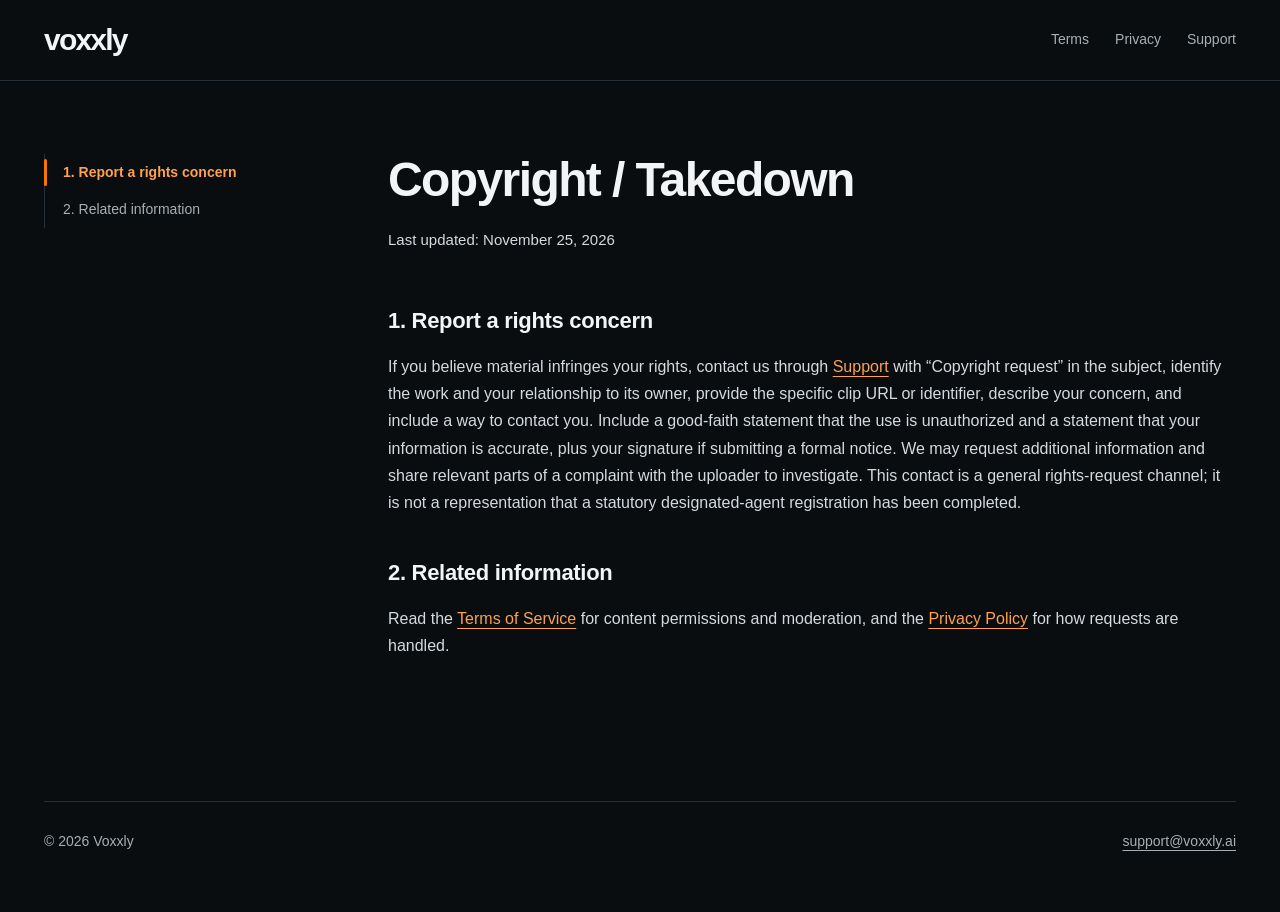
<file: copyright-takedown/index.html>
<!doctype html>
<html lang="en" data-policy-version="2026-11-25">
<head>
  <meta charset="utf-8">
  <meta name="viewport" content="width=device-width, initial-scale=1">
  <meta name="description" content="Voxxly copyright / takedown.">
  <title>Copyright / Takedown · Voxxly</title>
  <link rel="stylesheet" href="../legal-assets/legal.css">
  <script src="../legal-assets/legal.js" defer></script>
</head>
<body>
<a class="skip" href="#content">Skip to content</a>
<header class="site-header"><div class="header-inner"><span class="wordmark">voxxly</span><nav class="header-links" aria-label="Legal and support"><a href="../terms-of-service/index.html">Terms</a><a href="../privacy-policy/index.html">Privacy</a><a href="../support/index.html">Support</a></nav></div></header>
<main class="legal-layout" id="content">
<details class="outline" open><summary>On this page</summary><nav class="outline-list" aria-label="On this page">
<a class="outline-link" href="#section-1" aria-current="location">1. Report a rights concern</a>
<a class="outline-link" href="#section-2">2. Related information</a>
</nav></details>
<article class="policy" aria-labelledby="policy-title">
<h1 id="policy-title">Copyright / Takedown</h1>
<p class="updated">Last updated: November 25, 2026</p>
<section id="section-1" aria-labelledby="heading-1">
  <h2 id="heading-1">1. Report a rights concern</h2>
  <p>If you believe material infringes your rights, contact us through <a href="../support/index.html">Support</a> with “Copyright request” in the subject, identify the work and your relationship to its owner, provide the specific clip URL or identifier, describe your concern, and include a way to contact you. Include a good-faith statement that the use is unauthorized and a statement that your information is accurate, plus your signature if submitting a formal notice. We may request additional information and share relevant parts of a complaint with the uploader to investigate. This contact is a general rights-request channel; it is not a representation that a statutory designated-agent registration has been completed.</p>
</section>
<section id="section-2" aria-labelledby="heading-2">
  <h2 id="heading-2">2. Related information</h2>
  <p>Read the <a href="../terms-of-service/index.html">Terms of Service</a> for content permissions and moderation, and the <a href="../privacy-policy/index.html">Privacy Policy</a> for how requests are handled.</p>
</section>
</article>
</main>
<footer class="site-footer"><p>© 2026 Voxxly</p><p><a href="mailto:support@voxxly.ai">support@voxxly.ai</a></p></footer>
</body>
</html>
</file>
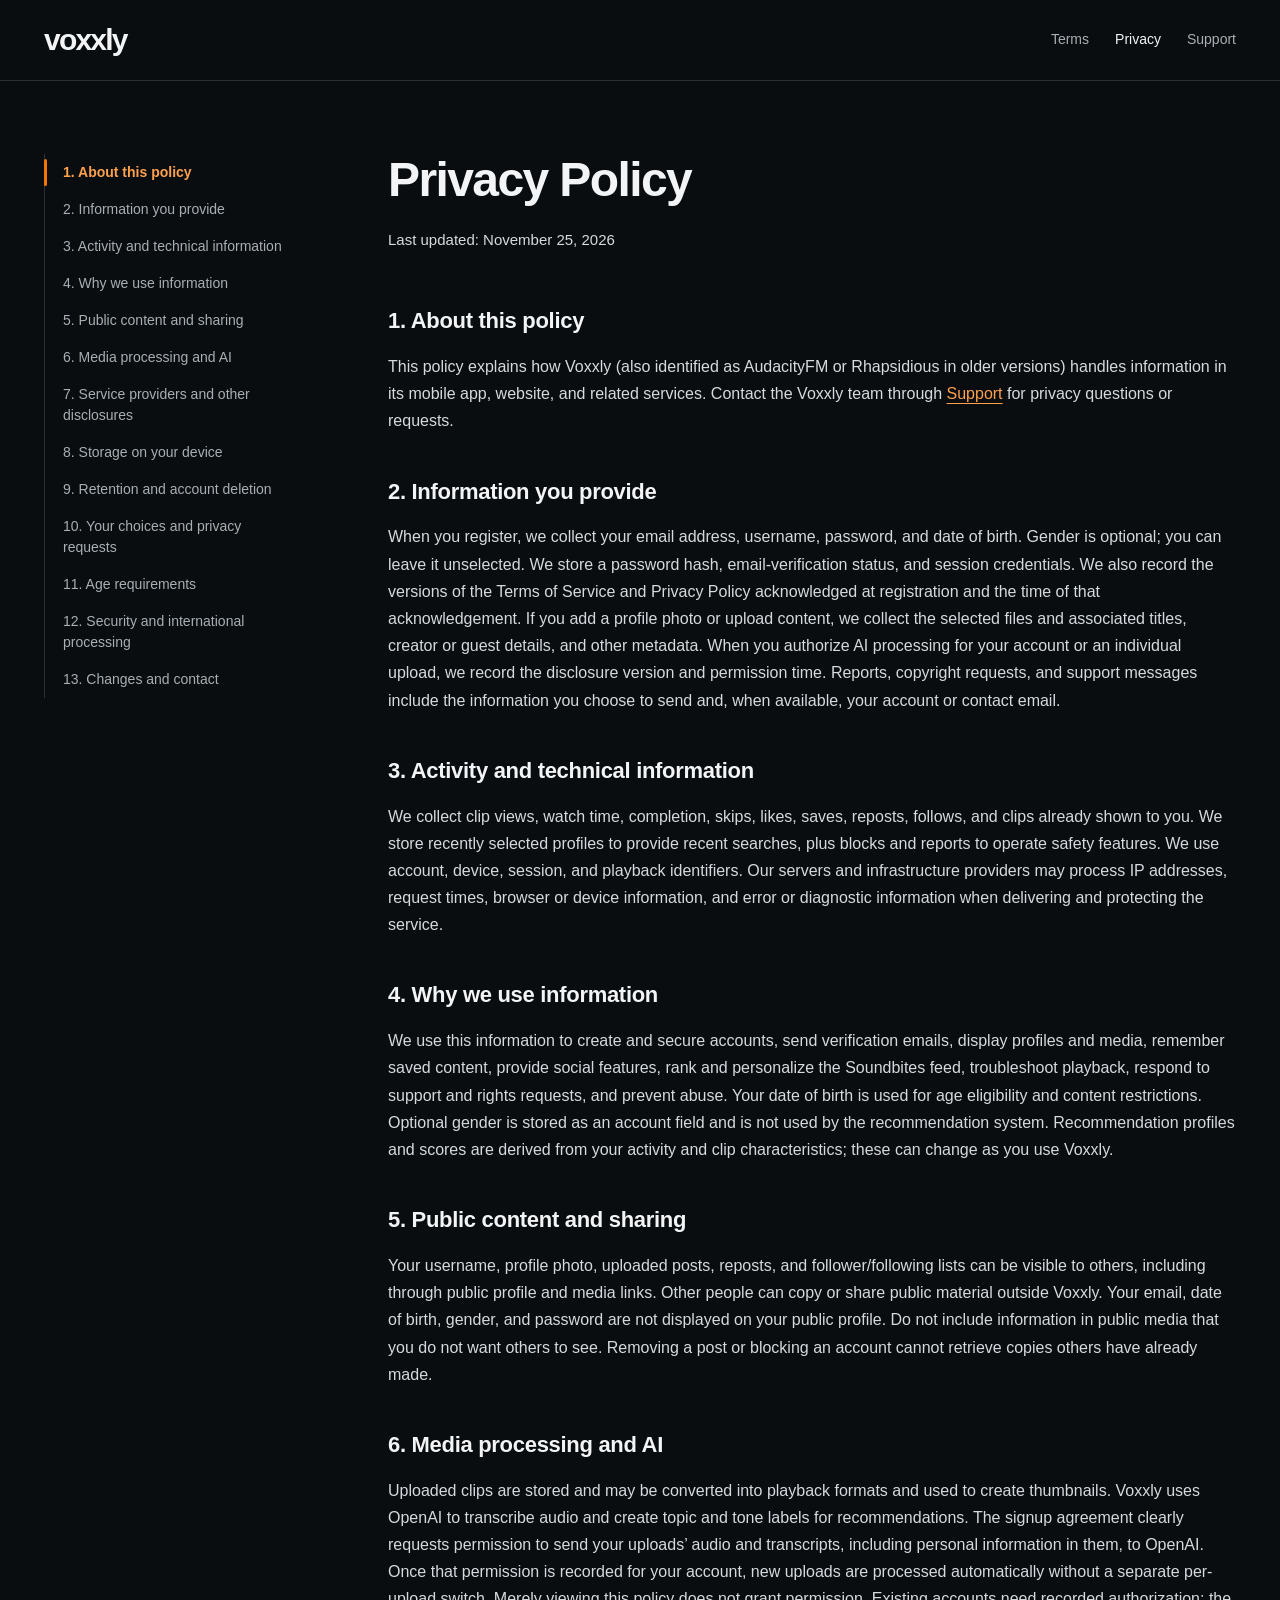
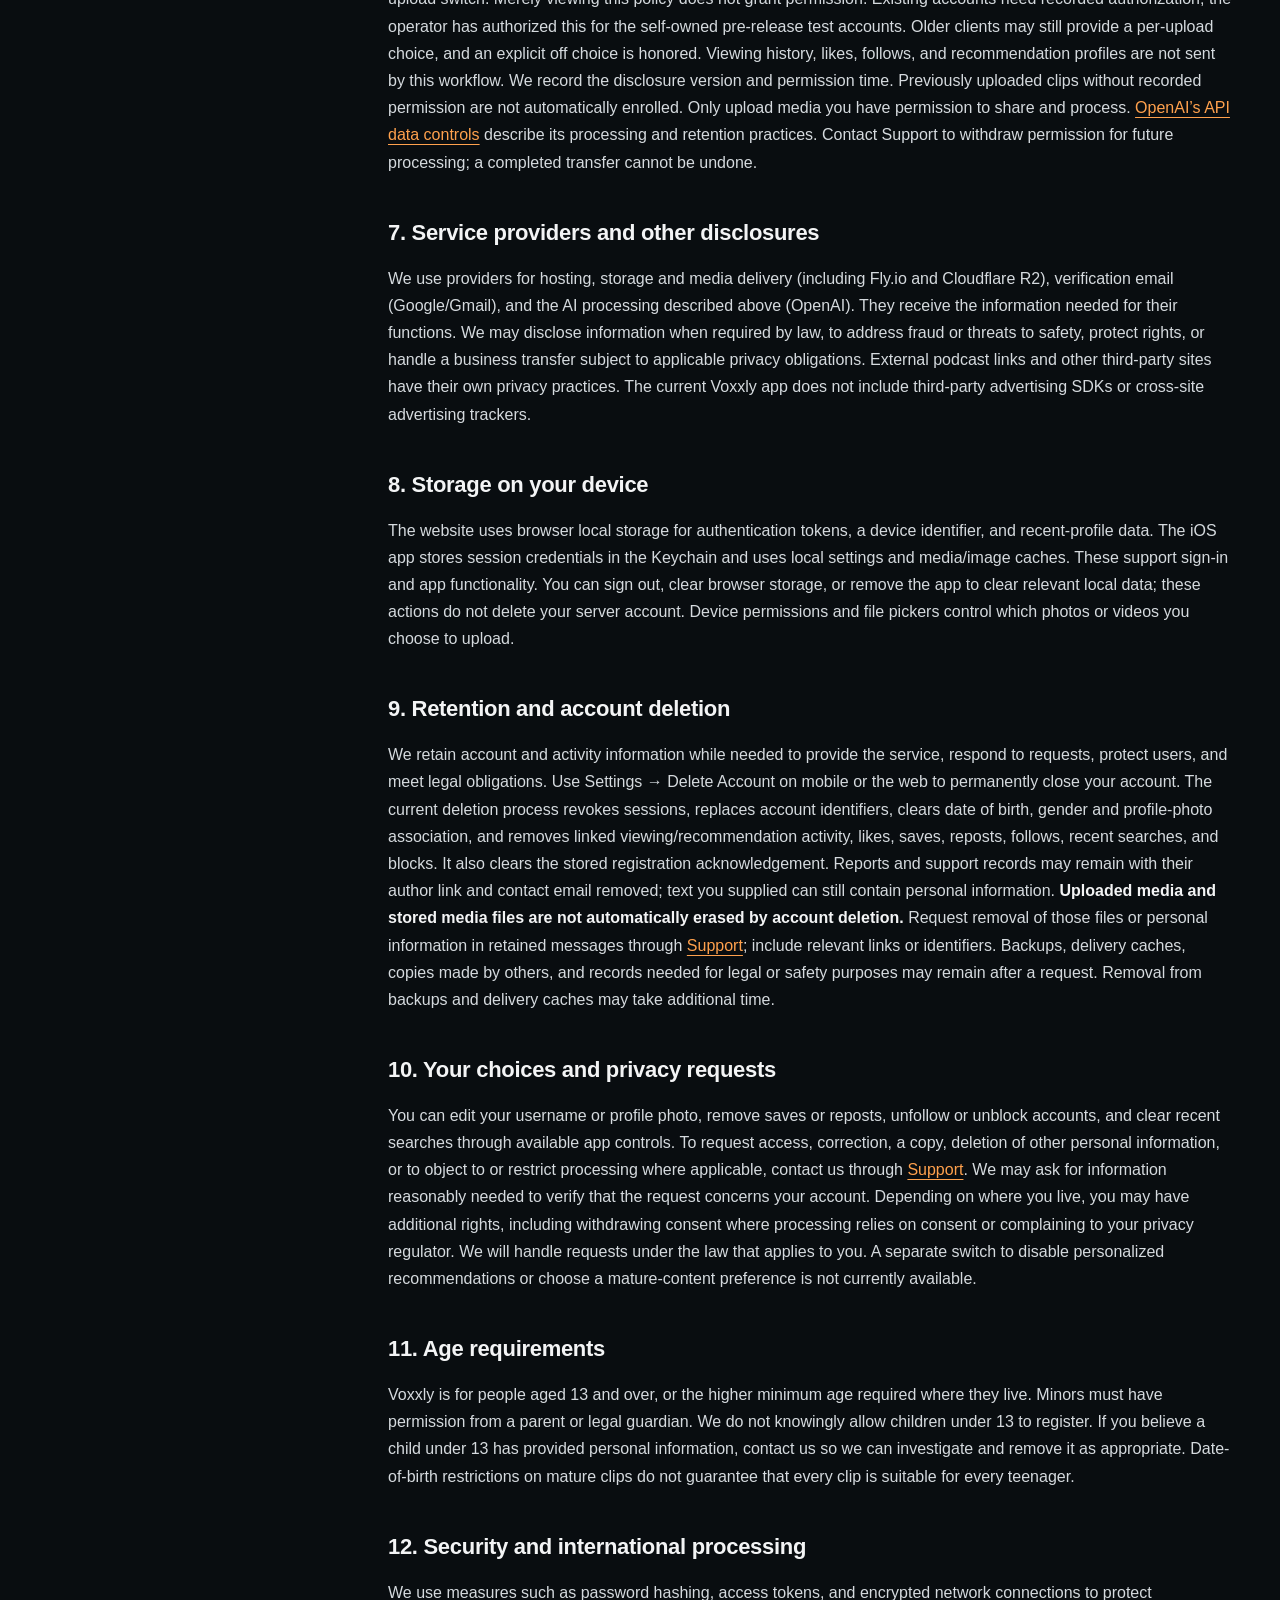
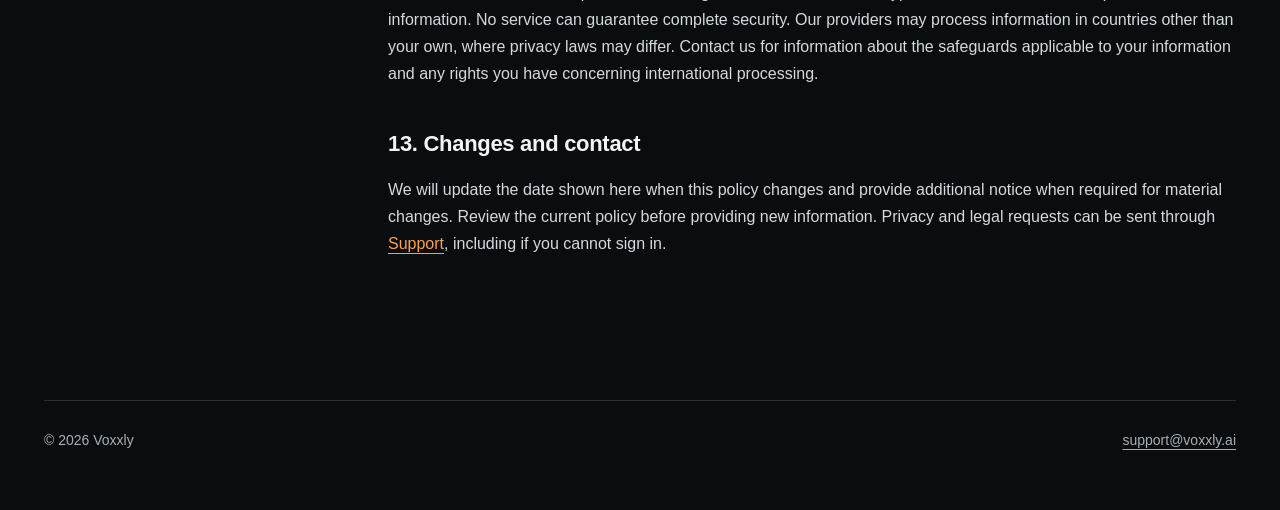
<file: privacy-policy/index.html>
<!doctype html>
<html lang="en" data-policy-version="2026-11-25">
<head>
  <meta charset="utf-8">
  <meta name="viewport" content="width=device-width, initial-scale=1">
  <meta name="description" content="Voxxly privacy policy.">
  <title>Privacy Policy · Voxxly</title>
  <link rel="stylesheet" href="../legal-assets/legal.css">
  <script src="../legal-assets/legal.js" defer></script>
</head>
<body>
<a class="skip" href="#content">Skip to content</a>
<header class="site-header"><div class="header-inner"><span class="wordmark">voxxly</span><nav class="header-links" aria-label="Legal and support"><a href="../terms-of-service/index.html">Terms</a><a href="../privacy-policy/index.html" aria-current="page">Privacy</a><a href="../support/index.html">Support</a></nav></div></header>
<main class="legal-layout" id="content">
<details class="outline" open><summary>On this page</summary><nav class="outline-list" aria-label="On this page">
<a class="outline-link" href="#section-1" aria-current="location">1. About this policy</a>
<a class="outline-link" href="#section-2">2. Information you provide</a>
<a class="outline-link" href="#section-3">3. Activity and technical information</a>
<a class="outline-link" href="#section-4">4. Why we use information</a>
<a class="outline-link" href="#section-5">5. Public content and sharing</a>
<a class="outline-link" href="#section-6">6. Media processing and AI</a>
<a class="outline-link" href="#section-7">7. Service providers and other disclosures</a>
<a class="outline-link" href="#section-8">8. Storage on your device</a>
<a class="outline-link" href="#section-9">9. Retention and account deletion</a>
<a class="outline-link" href="#section-10">10. Your choices and privacy requests</a>
<a class="outline-link" href="#section-11">11. Age requirements</a>
<a class="outline-link" href="#section-12">12. Security and international processing</a>
<a class="outline-link" href="#section-13">13. Changes and contact</a>
</nav></details>
<article class="policy" aria-labelledby="policy-title">
<h1 id="policy-title">Privacy Policy</h1>
<p class="updated">Last updated: November 25, 2026</p>
<section id="section-1" aria-labelledby="heading-1">
  <h2 id="heading-1">1. About this policy</h2>
  <p>This policy explains how Voxxly (also identified as AudacityFM or Rhapsidious in older versions) handles information in its mobile app, website, and related services. Contact the Voxxly team through <a href="../support/index.html">Support</a> for privacy questions or requests.</p>
</section>
<section id="section-2" aria-labelledby="heading-2">
  <h2 id="heading-2">2. Information you provide</h2>
  <p>When you register, we collect your email address, username, password, and date of birth. Gender is optional; you can leave it unselected. We store a password hash, email-verification status, and session credentials. We also record the versions of the Terms of Service and Privacy Policy acknowledged at registration and the time of that acknowledgement. If you add a profile photo or upload content, we collect the selected files and associated titles, creator or guest details, and other metadata. When you authorize AI processing for your account or an individual upload, we record the disclosure version and permission time. Reports, copyright requests, and support messages include the information you choose to send and, when available, your account or contact email.</p>
</section>
<section id="section-3" aria-labelledby="heading-3">
  <h2 id="heading-3">3. Activity and technical information</h2>
  <p>We collect clip views, watch time, completion, skips, likes, saves, reposts, follows, and clips already shown to you. We store recently selected profiles to provide recent searches, plus blocks and reports to operate safety features. We use account, device, session, and playback identifiers. Our servers and infrastructure providers may process IP addresses, request times, browser or device information, and error or diagnostic information when delivering and protecting the service.</p>
</section>
<section id="section-4" aria-labelledby="heading-4">
  <h2 id="heading-4">4. Why we use information</h2>
  <p>We use this information to create and secure accounts, send verification emails, display profiles and media, remember saved content, provide social features, rank and personalize the Soundbites feed, troubleshoot playback, respond to support and rights requests, and prevent abuse. Your date of birth is used for age eligibility and content restrictions. Optional gender is stored as an account field and is not used by the recommendation system. Recommendation profiles and scores are derived from your activity and clip characteristics; these can change as you use Voxxly.</p>
</section>
<section id="section-5" aria-labelledby="heading-5">
  <h2 id="heading-5">5. Public content and sharing</h2>
  <p>Your username, profile photo, uploaded posts, reposts, and follower/following lists can be visible to others, including through public profile and media links. Other people can copy or share public material outside Voxxly. Your email, date of birth, gender, and password are not displayed on your public profile. Do not include information in public media that you do not want others to see. Removing a post or blocking an account cannot retrieve copies others have already made.</p>
</section>
<section id="section-6" aria-labelledby="heading-6">
  <h2 id="heading-6">6. Media processing and AI</h2>
  <p>Uploaded clips are stored and may be converted into playback formats and used to create thumbnails. Voxxly uses OpenAI to transcribe audio and create topic and tone labels for recommendations. The signup agreement clearly requests permission to send your uploads’ audio and transcripts, including personal information in them, to OpenAI. Once that permission is recorded for your account, new uploads are processed automatically without a separate per-upload switch. Merely viewing this policy does not grant permission. Existing accounts need recorded authorization; the operator has authorized this for the self-owned pre-release test accounts. Older clients may still provide a per-upload choice, and an explicit off choice is honored. Viewing history, likes, follows, and recommendation profiles are not sent by this workflow. We record the disclosure version and permission time. Previously uploaded clips without recorded permission are not automatically enrolled. Only upload media you have permission to share and process. <a href="https://developers.openai.com/api/docs/guides/your-data" rel="noopener noreferrer" target="_blank">OpenAI’s API data controls</a> describe its processing and retention practices. Contact Support to withdraw permission for future processing; a completed transfer cannot be undone.</p>
</section>
<section id="section-7" aria-labelledby="heading-7">
  <h2 id="heading-7">7. Service providers and other disclosures</h2>
  <p>We use providers for hosting, storage and media delivery (including Fly.io and Cloudflare R2), verification email (Google/Gmail), and the AI processing described above (OpenAI). They receive the information needed for their functions. We may disclose information when required by law, to address fraud or threats to safety, protect rights, or handle a business transfer subject to applicable privacy obligations. External podcast links and other third-party sites have their own privacy practices. The current Voxxly app does not include third-party advertising SDKs or cross-site advertising trackers.</p>
</section>
<section id="section-8" aria-labelledby="heading-8">
  <h2 id="heading-8">8. Storage on your device</h2>
  <p>The website uses browser local storage for authentication tokens, a device identifier, and recent-profile data. The iOS app stores session credentials in the Keychain and uses local settings and media/image caches. These support sign-in and app functionality. You can sign out, clear browser storage, or remove the app to clear relevant local data; these actions do not delete your server account. Device permissions and file pickers control which photos or videos you choose to upload.</p>
</section>
<section id="section-9" aria-labelledby="heading-9">
  <h2 id="heading-9">9. Retention and account deletion</h2>
  <p>We retain account and activity information while needed to provide the service, respond to requests, protect users, and meet legal obligations. Use Settings → Delete Account on mobile or the web to permanently close your account. The current deletion process revokes sessions, replaces account identifiers, clears date of birth, gender and profile-photo association, and removes linked viewing/recommendation activity, likes, saves, reposts, follows, recent searches, and blocks. It also clears the stored registration acknowledgement. Reports and support records may remain with their author link and contact email removed; text you supplied can still contain personal information. <strong>Uploaded media and stored media files are not automatically erased by account deletion.</strong> Request removal of those files or personal information in retained messages through <a href="../support/index.html">Support</a>; include relevant links or identifiers. Backups, delivery caches, copies made by others, and records needed for legal or safety purposes may remain after a request. Removal from backups and delivery caches may take additional time.</p>
</section>
<section id="section-10" aria-labelledby="heading-10">
  <h2 id="heading-10">10. Your choices and privacy requests</h2>
  <p>You can edit your username or profile photo, remove saves or reposts, unfollow or unblock accounts, and clear recent searches through available app controls. To request access, correction, a copy, deletion of other personal information, or to object to or restrict processing where applicable, contact us through <a href="../support/index.html">Support</a>. We may ask for information reasonably needed to verify that the request concerns your account. Depending on where you live, you may have additional rights, including withdrawing consent where processing relies on consent or complaining to your privacy regulator. We will handle requests under the law that applies to you. A separate switch to disable personalized recommendations or choose a mature-content preference is not currently available.</p>
</section>
<section id="section-11" aria-labelledby="heading-11">
  <h2 id="heading-11">11. Age requirements</h2>
  <p>Voxxly is for people aged 13 and over, or the higher minimum age required where they live. Minors must have permission from a parent or legal guardian. We do not knowingly allow children under 13 to register. If you believe a child under 13 has provided personal information, contact us so we can investigate and remove it as appropriate. Date-of-birth restrictions on mature clips do not guarantee that every clip is suitable for every teenager.</p>
</section>
<section id="section-12" aria-labelledby="heading-12">
  <h2 id="heading-12">12. Security and international processing</h2>
  <p>We use measures such as password hashing, access tokens, and encrypted network connections to protect information. No service can guarantee complete security. Our providers may process information in countries other than your own, where privacy laws may differ. Contact us for information about the safeguards applicable to your information and any rights you have concerning international processing.</p>
</section>
<section id="section-13" aria-labelledby="heading-13">
  <h2 id="heading-13">13. Changes and contact</h2>
  <p>We will update the date shown here when this policy changes and provide additional notice when required for material changes. Review the current policy before providing new information. Privacy and legal requests can be sent through <a href="../support/index.html">Support</a>, including if you cannot sign in.</p>
</section>
</article>
</main>
<footer class="site-footer"><p>© 2026 Voxxly</p><p><a href="mailto:support@voxxly.ai">support@voxxly.ai</a></p></footer>
</body>
</html>
</file>
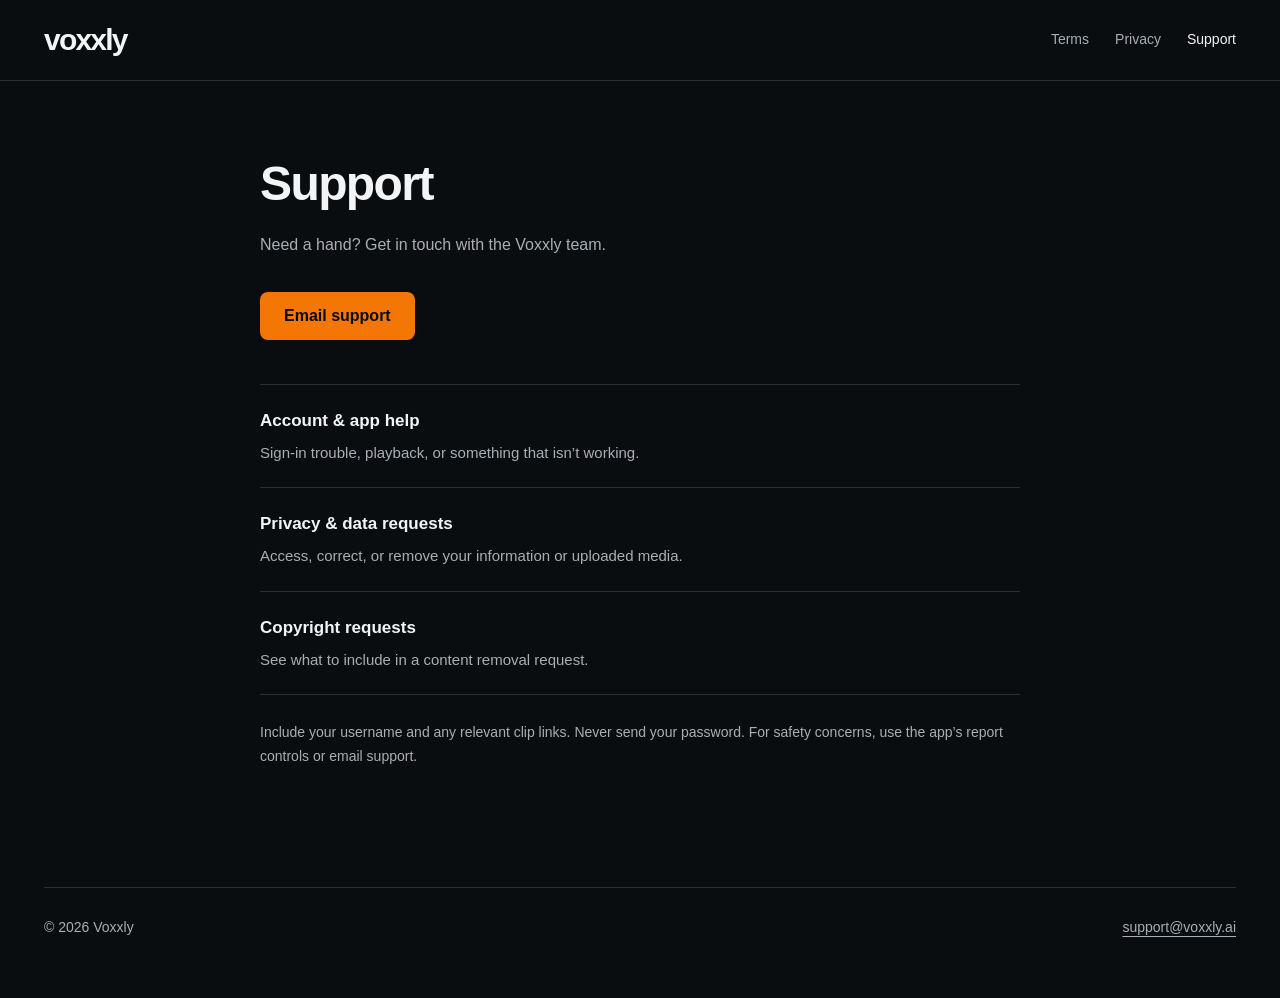
<file: support/index.html>
<!doctype html>
<html lang="en" data-policy-version="2026-11-25">
<head>
  <meta charset="utf-8">
  <meta name="viewport" content="width=device-width, initial-scale=1">
  <meta name="description" content="Voxxly support.">
  <title>Support · Voxxly</title>
  <link rel="stylesheet" href="../legal-assets/legal.css">

</head>
<body>
<a class="skip" href="#content">Skip to content</a>
<header class="site-header"><div class="header-inner"><span class="wordmark">voxxly</span><nav class="header-links" aria-label="Legal and support"><a href="../terms-of-service/index.html">Terms</a><a href="../privacy-policy/index.html">Privacy</a><a href="../support/index.html" aria-current="page">Support</a></nav></div></header>
<main class="support-page" id="content">
<h1>Support</h1>
<p class="support-intro">Need a hand? Get in touch with the Voxxly team.</p>
<a class="contact-button" href="mailto:support@voxxly.ai?subject=Voxxly%20support">Email support</a>
<div class="help-options">
  <a class="help-option" href="mailto:support@voxxly.ai?subject=Voxxly%20account%20help"><strong>Account &amp; app help</strong><span>Sign-in trouble, playback, or something that isn’t working.</span></a>
  <a class="help-option" href="mailto:support@voxxly.ai?subject=Voxxly%20privacy%20request"><strong>Privacy &amp; data requests</strong><span>Access, correct, or remove your information or uploaded media.</span></a>
  <a class="help-option" href="../copyright-takedown/index.html"><strong>Copyright requests</strong><span>See what to include in a content removal request.</span></a>
</div>
<p class="support-note">Include your username and any relevant clip links. Never send your password. For safety concerns, use the app’s report controls or email support.</p>
</main>
<footer class="site-footer"><p>© 2026 Voxxly</p><p><a href="mailto:support@voxxly.ai">support@voxxly.ai</a></p></footer>
</body>
</html>
</file>
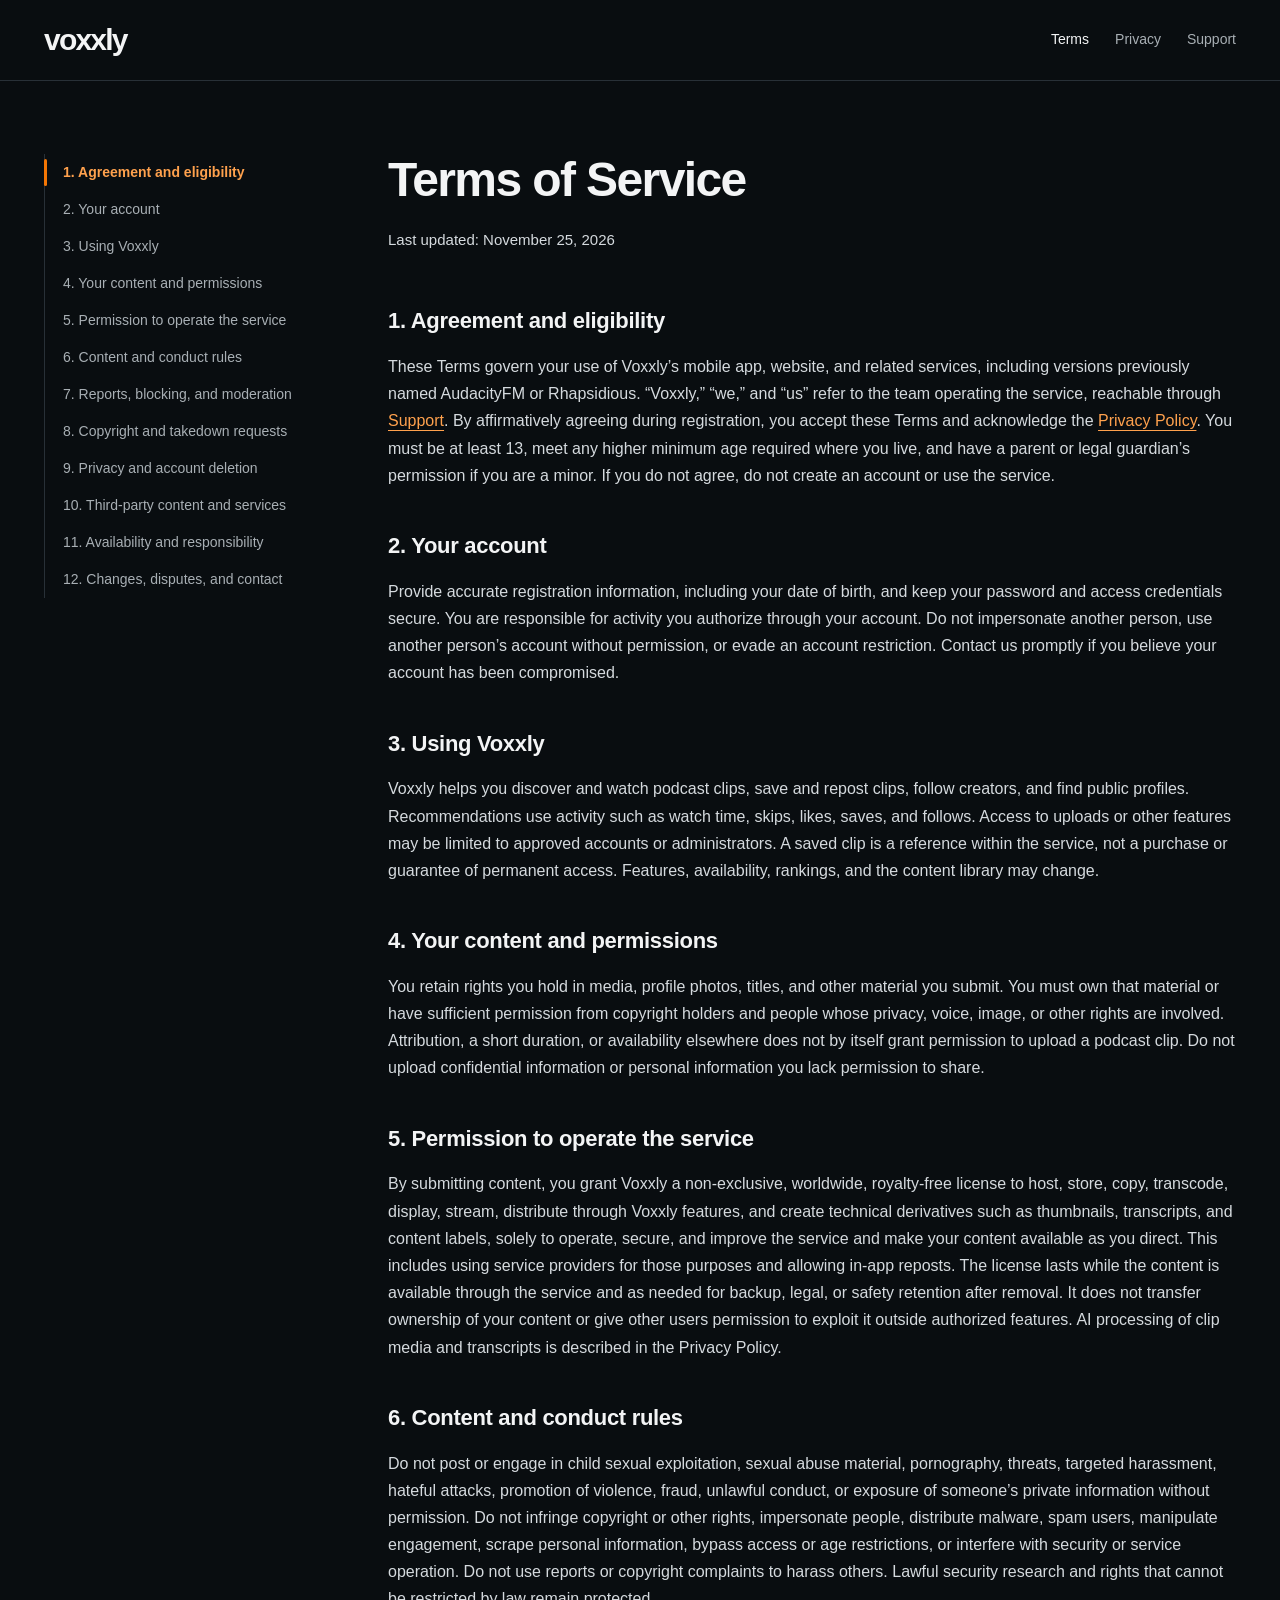
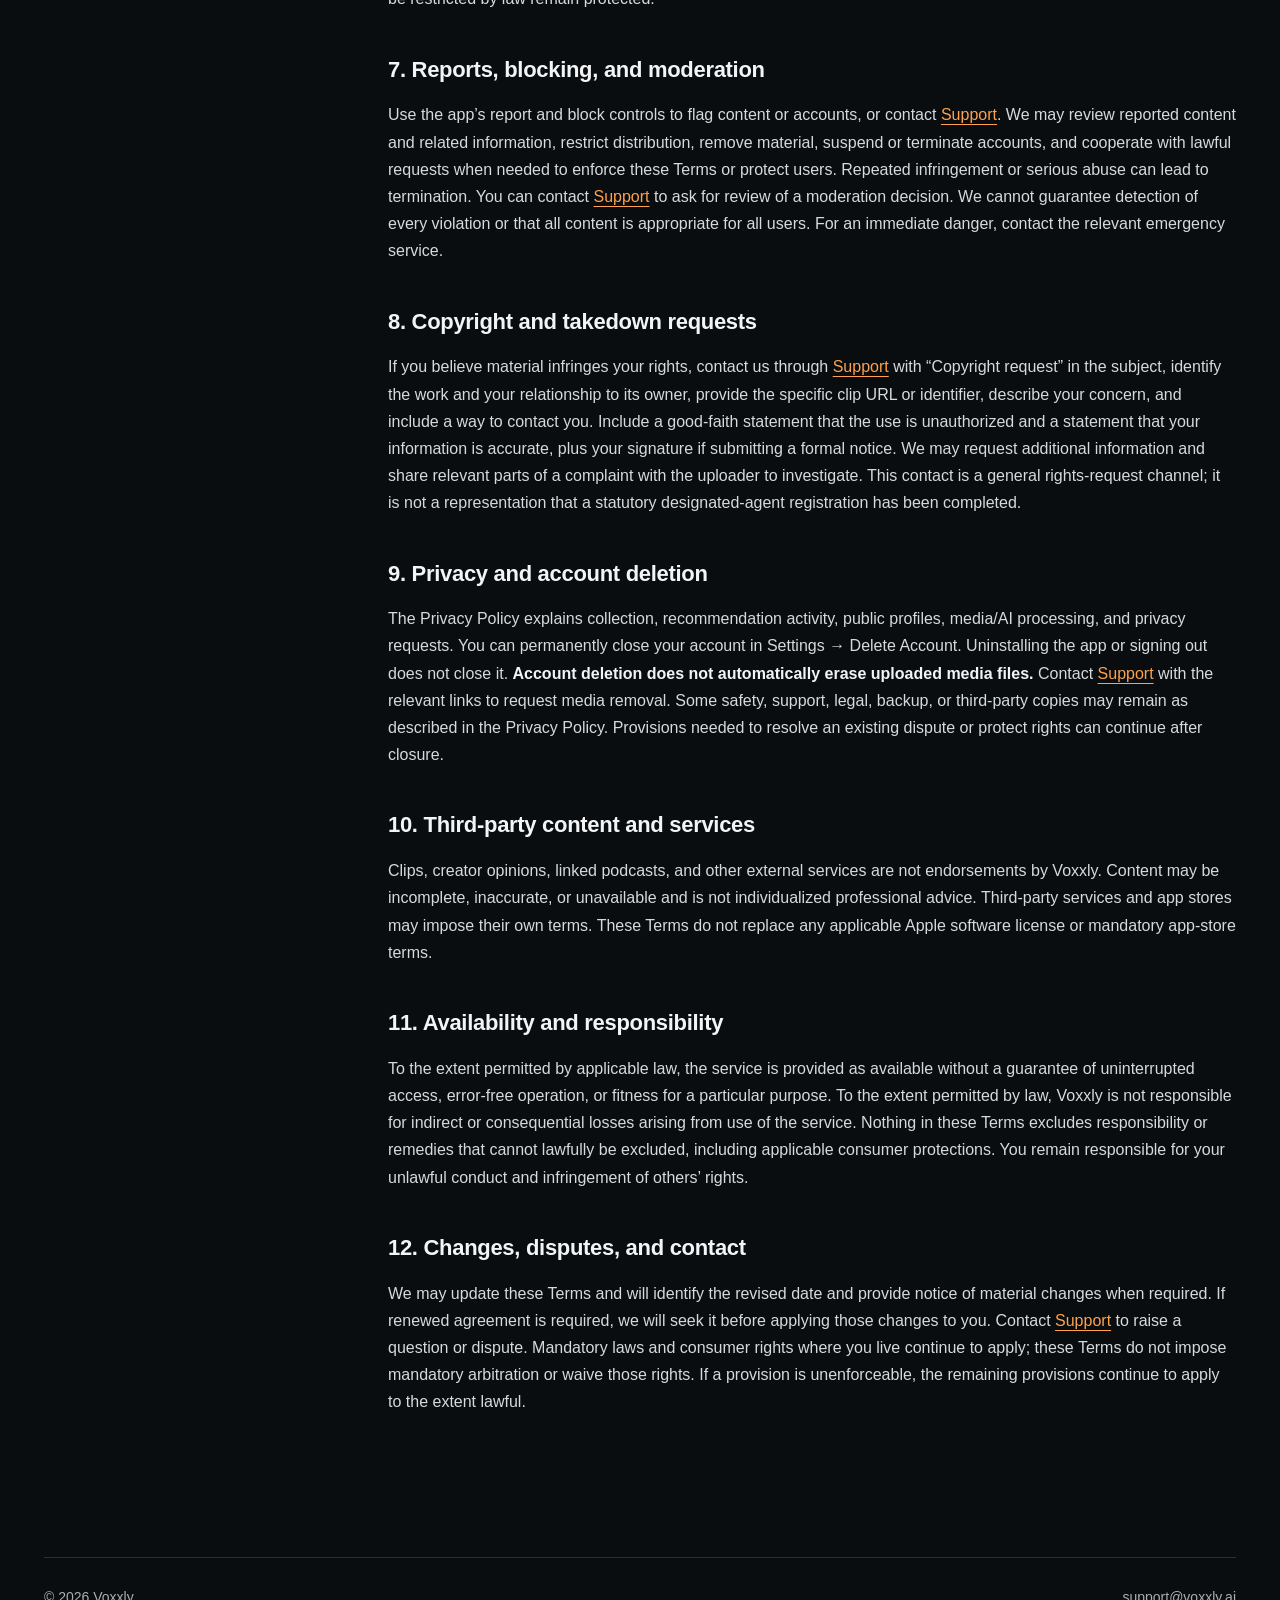
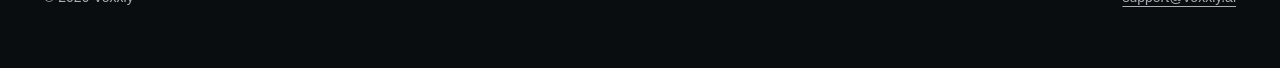
<file: terms-of-service/index.html>
<!doctype html>
<html lang="en" data-policy-version="2026-11-25">
<head>
  <meta charset="utf-8">
  <meta name="viewport" content="width=device-width, initial-scale=1">
  <meta name="description" content="Voxxly terms of service.">
  <title>Terms of Service · Voxxly</title>
  <link rel="stylesheet" href="../legal-assets/legal.css">
  <script src="../legal-assets/legal.js" defer></script>
</head>
<body>
<a class="skip" href="#content">Skip to content</a>
<header class="site-header"><div class="header-inner"><span class="wordmark">voxxly</span><nav class="header-links" aria-label="Legal and support"><a href="../terms-of-service/index.html" aria-current="page">Terms</a><a href="../privacy-policy/index.html">Privacy</a><a href="../support/index.html">Support</a></nav></div></header>
<main class="legal-layout" id="content">
<details class="outline" open><summary>On this page</summary><nav class="outline-list" aria-label="On this page">
<a class="outline-link" href="#section-1" aria-current="location">1. Agreement and eligibility</a>
<a class="outline-link" href="#section-2">2. Your account</a>
<a class="outline-link" href="#section-3">3. Using Voxxly</a>
<a class="outline-link" href="#section-4">4. Your content and permissions</a>
<a class="outline-link" href="#section-5">5. Permission to operate the service</a>
<a class="outline-link" href="#section-6">6. Content and conduct rules</a>
<a class="outline-link" href="#section-7">7. Reports, blocking, and moderation</a>
<a class="outline-link" href="#section-8">8. Copyright and takedown requests</a>
<a class="outline-link" href="#section-9">9. Privacy and account deletion</a>
<a class="outline-link" href="#section-10">10. Third-party content and services</a>
<a class="outline-link" href="#section-11">11. Availability and responsibility</a>
<a class="outline-link" href="#section-12">12. Changes, disputes, and contact</a>
</nav></details>
<article class="policy" aria-labelledby="policy-title">
<h1 id="policy-title">Terms of Service</h1>
<p class="updated">Last updated: November 25, 2026</p>
<section id="section-1" aria-labelledby="heading-1">
  <h2 id="heading-1">1. Agreement and eligibility</h2>
  <p>These Terms govern your use of Voxxly’s mobile app, website, and related services, including versions previously named AudacityFM or Rhapsidious. “Voxxly,” “we,” and “us” refer to the team operating the service, reachable through <a href="../support/index.html">Support</a>. By affirmatively agreeing during registration, you accept these Terms and acknowledge the <a href="../privacy-policy/index.html">Privacy Policy</a>. You must be at least 13, meet any higher minimum age required where you live, and have a parent or legal guardian’s permission if you are a minor. If you do not agree, do not create an account or use the service.</p>
</section>
<section id="section-2" aria-labelledby="heading-2">
  <h2 id="heading-2">2. Your account</h2>
  <p>Provide accurate registration information, including your date of birth, and keep your password and access credentials secure. You are responsible for activity you authorize through your account. Do not impersonate another person, use another person’s account without permission, or evade an account restriction. Contact us promptly if you believe your account has been compromised.</p>
</section>
<section id="section-3" aria-labelledby="heading-3">
  <h2 id="heading-3">3. Using Voxxly</h2>
  <p>Voxxly helps you discover and watch podcast clips, save and repost clips, follow creators, and find public profiles. Recommendations use activity such as watch time, skips, likes, saves, and follows. Access to uploads or other features may be limited to approved accounts or administrators. A saved clip is a reference within the service, not a purchase or guarantee of permanent access. Features, availability, rankings, and the content library may change.</p>
</section>
<section id="section-4" aria-labelledby="heading-4">
  <h2 id="heading-4">4. Your content and permissions</h2>
  <p>You retain rights you hold in media, profile photos, titles, and other material you submit. You must own that material or have sufficient permission from copyright holders and people whose privacy, voice, image, or other rights are involved. Attribution, a short duration, or availability elsewhere does not by itself grant permission to upload a podcast clip. Do not upload confidential information or personal information you lack permission to share.</p>
</section>
<section id="section-5" aria-labelledby="heading-5">
  <h2 id="heading-5">5. Permission to operate the service</h2>
  <p>By submitting content, you grant Voxxly a non-exclusive, worldwide, royalty-free license to host, store, copy, transcode, display, stream, distribute through Voxxly features, and create technical derivatives such as thumbnails, transcripts, and content labels, solely to operate, secure, and improve the service and make your content available as you direct. This includes using service providers for those purposes and allowing in-app reposts. The license lasts while the content is available through the service and as needed for backup, legal, or safety retention after removal. It does not transfer ownership of your content or give other users permission to exploit it outside authorized features. AI processing of clip media and transcripts is described in the Privacy Policy.</p>
</section>
<section id="section-6" aria-labelledby="heading-6">
  <h2 id="heading-6">6. Content and conduct rules</h2>
  <p>Do not post or engage in child sexual exploitation, sexual abuse material, pornography, threats, targeted harassment, hateful attacks, promotion of violence, fraud, unlawful conduct, or exposure of someone’s private information without permission. Do not infringe copyright or other rights, impersonate people, distribute malware, spam users, manipulate engagement, scrape personal information, bypass access or age restrictions, or interfere with security or service operation. Do not use reports or copyright complaints to harass others. Lawful security research and rights that cannot be restricted by law remain protected.</p>
</section>
<section id="section-7" aria-labelledby="heading-7">
  <h2 id="heading-7">7. Reports, blocking, and moderation</h2>
  <p>Use the app’s report and block controls to flag content or accounts, or contact <a href="../support/index.html">Support</a>. We may review reported content and related information, restrict distribution, remove material, suspend or terminate accounts, and cooperate with lawful requests when needed to enforce these Terms or protect users. Repeated infringement or serious abuse can lead to termination. You can contact <a href="../support/index.html">Support</a> to ask for review of a moderation decision. We cannot guarantee detection of every violation or that all content is appropriate for all users. For an immediate danger, contact the relevant emergency service.</p>
</section>
<section id="section-8" aria-labelledby="heading-8">
  <h2 id="heading-8">8. Copyright and takedown requests</h2>
  <p>If you believe material infringes your rights, contact us through <a href="../support/index.html">Support</a> with “Copyright request” in the subject, identify the work and your relationship to its owner, provide the specific clip URL or identifier, describe your concern, and include a way to contact you. Include a good-faith statement that the use is unauthorized and a statement that your information is accurate, plus your signature if submitting a formal notice. We may request additional information and share relevant parts of a complaint with the uploader to investigate. This contact is a general rights-request channel; it is not a representation that a statutory designated-agent registration has been completed.</p>
</section>
<section id="section-9" aria-labelledby="heading-9">
  <h2 id="heading-9">9. Privacy and account deletion</h2>
  <p>The Privacy Policy explains collection, recommendation activity, public profiles, media/AI processing, and privacy requests. You can permanently close your account in Settings → Delete Account. Uninstalling the app or signing out does not close it. <strong>Account deletion does not automatically erase uploaded media files.</strong> Contact <a href="../support/index.html">Support</a> with the relevant links to request media removal. Some safety, support, legal, backup, or third-party copies may remain as described in the Privacy Policy. Provisions needed to resolve an existing dispute or protect rights can continue after closure.</p>
</section>
<section id="section-10" aria-labelledby="heading-10">
  <h2 id="heading-10">10. Third-party content and services</h2>
  <p>Clips, creator opinions, linked podcasts, and other external services are not endorsements by Voxxly. Content may be incomplete, inaccurate, or unavailable and is not individualized professional advice. Third-party services and app stores may impose their own terms. These Terms do not replace any applicable Apple software license or mandatory app-store terms.</p>
</section>
<section id="section-11" aria-labelledby="heading-11">
  <h2 id="heading-11">11. Availability and responsibility</h2>
  <p>To the extent permitted by applicable law, the service is provided as available without a guarantee of uninterrupted access, error-free operation, or fitness for a particular purpose. To the extent permitted by law, Voxxly is not responsible for indirect or consequential losses arising from use of the service. Nothing in these Terms excludes responsibility or remedies that cannot lawfully be excluded, including applicable consumer protections. You remain responsible for your unlawful conduct and infringement of others’ rights.</p>
</section>
<section id="section-12" aria-labelledby="heading-12">
  <h2 id="heading-12">12. Changes, disputes, and contact</h2>
  <p>We may update these Terms and will identify the revised date and provide notice of material changes when required. If renewed agreement is required, we will seek it before applying those changes to you. Contact <a href="../support/index.html">Support</a> to raise a question or dispute. Mandatory laws and consumer rights where you live continue to apply; these Terms do not impose mandatory arbitration or waive those rights. If a provision is unenforceable, the remaining provisions continue to apply to the extent lawful.</p>
</section>
</article>
</main>
<footer class="site-footer"><p>© 2026 Voxxly</p><p><a href="mailto:support@voxxly.ai">support@voxxly.ai</a></p></footer>
</body>
</html>
</file>
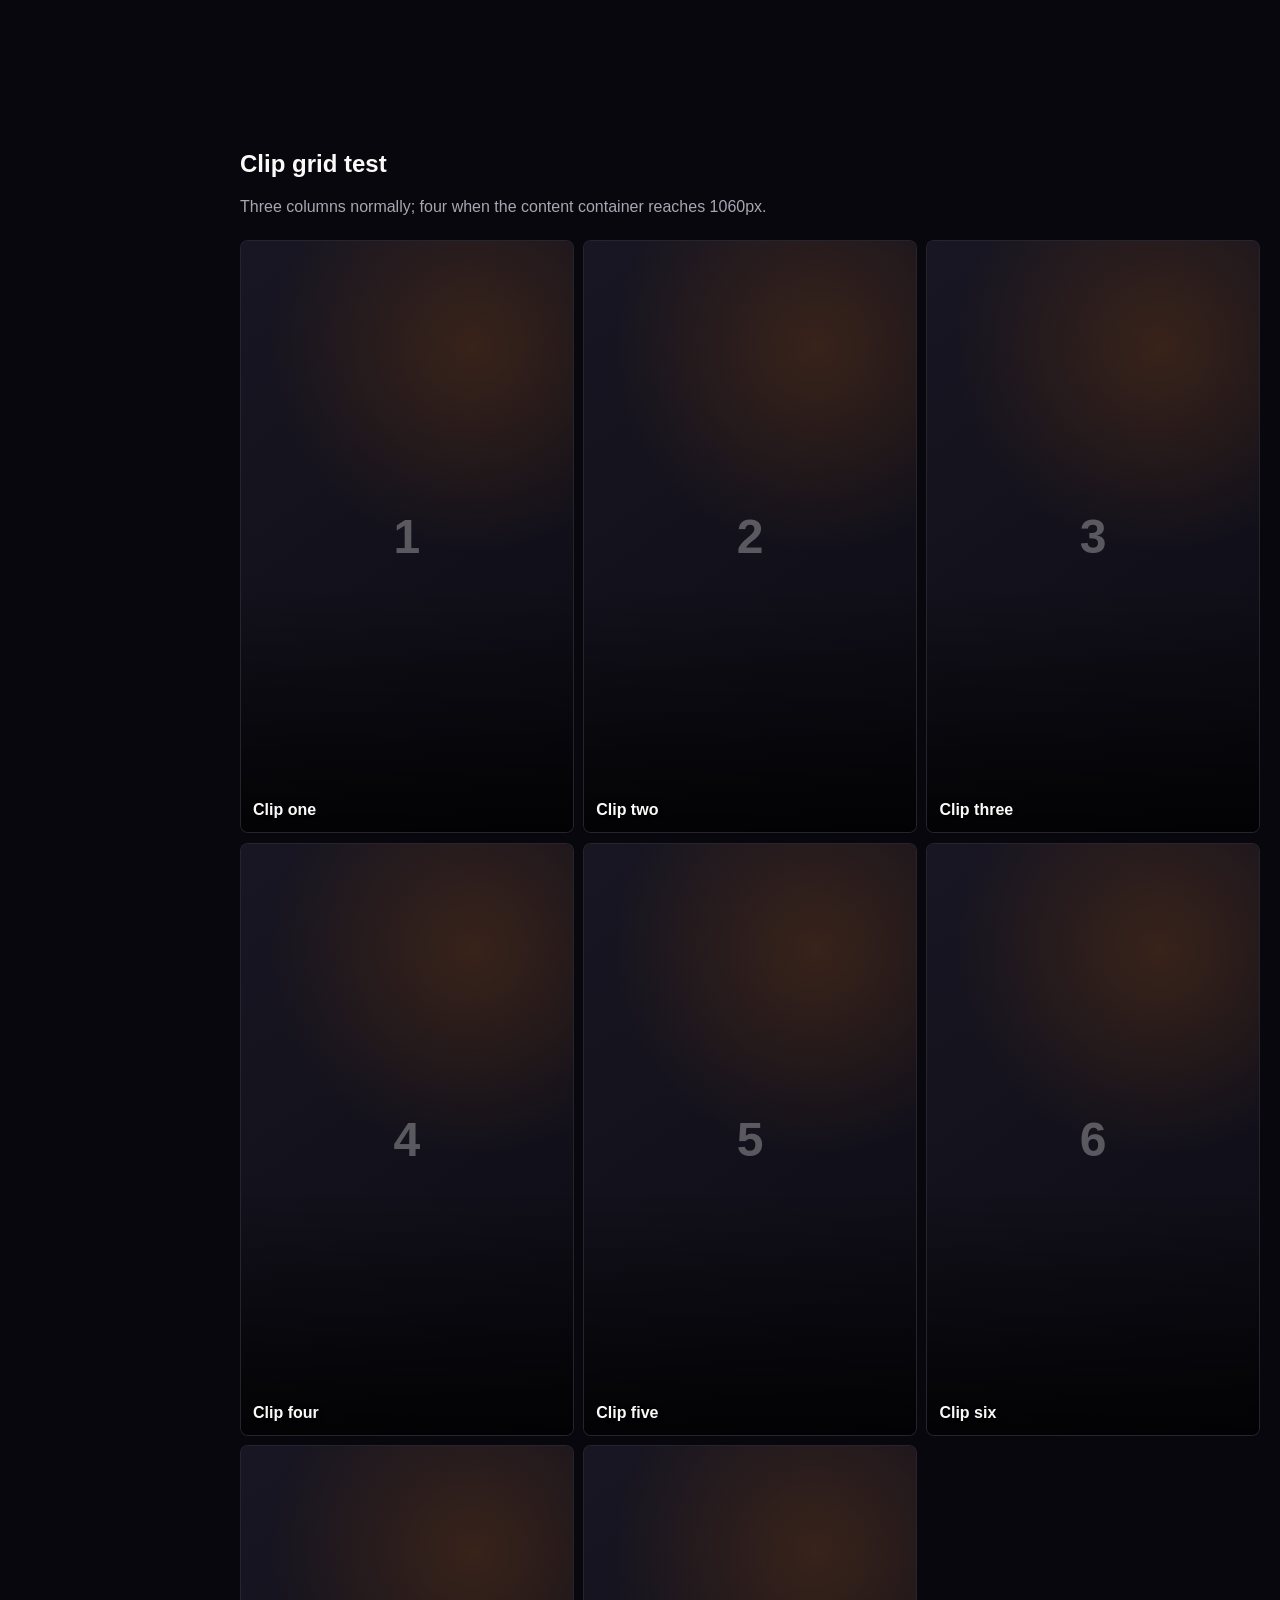
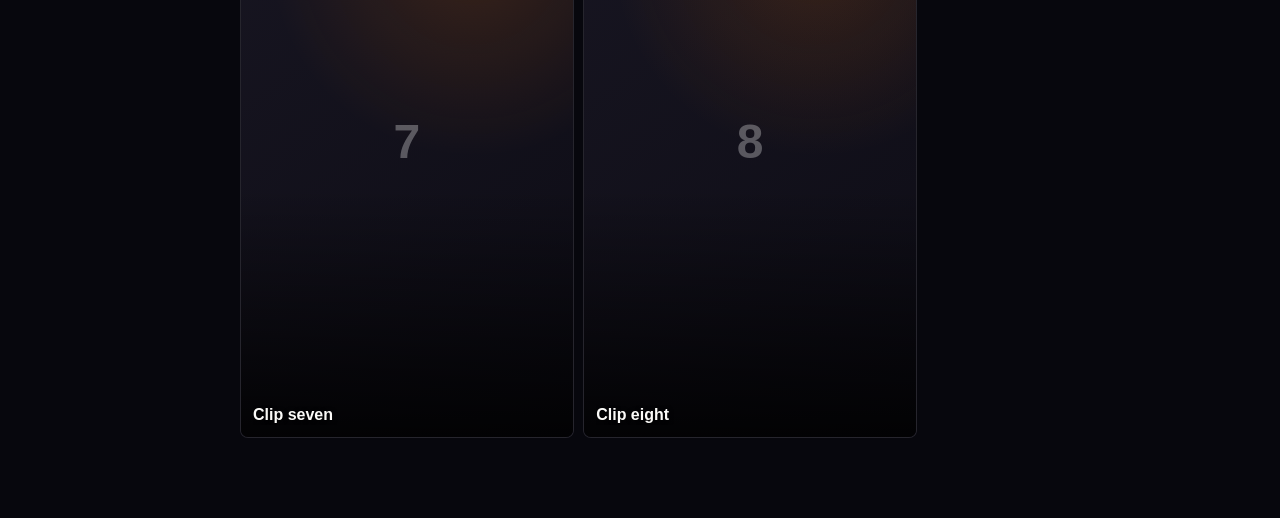
<file: tests/clip-grid-fixture.html>
<!DOCTYPE html>
<html class="signed-in" lang="en">
  <head>
    <meta charset="UTF-8">
    <meta name="viewport" content="width=device-width, initial-scale=1.0">
    <title>Voxxly clip-grid responsive fixture</title>
    <link rel="stylesheet" href="../styles.css">
    <style>
      .fixture-heading { margin: 0 0 24px; }
      .fixture-heading p { margin: 8px 0 0; color: var(--muted); }
    </style>
  </head>
  <body>
    <main class="app-shell">
      <section class="page-wrap">
        <header class="fixture-heading">
          <h1>Clip grid test</h1>
          <p>Three columns normally; four when the content container reaches 1060px.</p>
        </header>
        <div class="clip-grid-shell">
          <div class="clip-grid" data-test-grid>
            <article class="profile-clip"><a class="clip-thumbnail-link" href="#clip-1" aria-label="Play clip one"><span class="clip-thumbnail-placeholder"><span>1</span></span></a><div class="profile-clip-copy"><h3>Clip one</h3></div></article>
            <article class="profile-clip"><a class="clip-thumbnail-link" href="#clip-2" aria-label="Play clip two"><span class="clip-thumbnail-placeholder"><span>2</span></span></a><div class="profile-clip-copy"><h3>Clip two</h3></div></article>
            <article class="profile-clip"><a class="clip-thumbnail-link" href="#clip-3" aria-label="Play clip three"><span class="clip-thumbnail-placeholder"><span>3</span></span></a><div class="profile-clip-copy"><h3>Clip three</h3></div></article>
            <article class="profile-clip"><a class="clip-thumbnail-link" href="#clip-4" aria-label="Play clip four"><span class="clip-thumbnail-placeholder"><span>4</span></span></a><div class="profile-clip-copy"><h3>Clip four</h3></div></article>
            <article class="profile-clip"><a class="clip-thumbnail-link" href="#clip-5" aria-label="Play clip five"><span class="clip-thumbnail-placeholder"><span>5</span></span></a><div class="profile-clip-copy"><h3>Clip five</h3></div></article>
            <article class="profile-clip"><a class="clip-thumbnail-link" href="#clip-6" aria-label="Play clip six"><span class="clip-thumbnail-placeholder"><span>6</span></span></a><div class="profile-clip-copy"><h3>Clip six</h3></div></article>
            <article class="profile-clip"><a class="clip-thumbnail-link" href="#clip-7" aria-label="Play clip seven"><span class="clip-thumbnail-placeholder"><span>7</span></span></a><div class="profile-clip-copy"><h3>Clip seven</h3></div></article>
            <article class="profile-clip"><a class="clip-thumbnail-link" href="#clip-8" aria-label="Play clip eight"><span class="clip-thumbnail-placeholder"><span>8</span></span></a><div class="profile-clip-copy"><h3>Clip eight</h3></div></article>
          </div>
        </div>
      </section>
    </main>
  </body>
</html>
</file>
<file: legal-assets/legal.css>
/* Shared by the public legal and support pages. */
:root { color-scheme: dark; --page: #090d10; --text: #f3f4f5; --muted: #a8afb4; --line: #283037; --accent: #f47604; --link: #ffa14d; --header-height: 80px; }
* { box-sizing: border-box; }
html { scroll-behavior: smooth; }
body { margin: 0; background: var(--page); color: var(--text); font: 16px/1.7 Helvetica, Arial, sans-serif; -webkit-font-smoothing: antialiased; }
a { color: var(--link); text-underline-offset: 4px; text-decoration-thickness: 1px; }
a:hover { text-decoration: underline; }
a:focus-visible, summary:focus-visible { outline: 2px solid var(--accent); outline-offset: 5px; border-radius: 2px; }
.site-header { position: sticky; top: 0; z-index: 10; background: var(--page); border-bottom: 1px solid var(--line); }
.header-inner { max-width: 1256px; min-height: var(--header-height); padding: 18px 32px; margin: auto; display: flex; align-items: center; justify-content: space-between; gap: 24px; }
.wordmark { color: var(--text); font-size: 30px; font-weight: 800; letter-spacing: -1.8px; line-height: 1; }
.header-links { display: flex; flex-wrap: wrap; gap: 10px 26px; font-size: 14px; }
.header-links a { color: var(--muted); text-decoration: none; }
.header-links a:hover, .header-links a[aria-current="page"] { color: var(--text); }
.legal-layout { max-width: 1256px; margin: auto; padding: 72px 32px 100px; display: grid; grid-template-columns: 268px minmax(0, 1fr); gap: 76px; align-items: start; }
.outline { position: sticky; top: 116px; max-height: calc(100dvh - 144px); overflow-y: auto; scrollbar-width: thin; scrollbar-color: var(--line) transparent; overscroll-behavior: contain; padding: 1px 8px 1px 0; }
.outline summary { display: none; }
.outline-list { border-left: 1px solid var(--line); }
.outline-link { position: relative; display: block; padding: 8px 12px 8px 18px; color: var(--muted); text-decoration: none; font-size: 14px; line-height: 1.5; overflow-wrap: anywhere; }
.outline-link:hover { color: var(--text); text-decoration: none; }
.outline-link[aria-current="location"] { color: var(--link); font-weight: 700; }
.outline-link[aria-current="location"]::before { content: ""; position: absolute; left: -1px; top: 5px; bottom: 5px; width: 3px; border-radius: 2px; background: var(--accent); }
.policy { min-width: 0; }
h1 { font-size: clamp(32px, 4vw, 48px); line-height: 1.12; letter-spacing: -1.6px; margin: 0 0 20px; font-weight: 750; }
.updated { margin: 0 0 54px; color: var(--muted); font-size: 15px; }
.policy section { margin: 0 0 42px; scroll-margin-top: 116px; }
h2 { margin: 0 0 16px; font-size: 22px; line-height: 1.4; letter-spacing: -.3px; }
p { margin: 0 0 18px; overflow-wrap: anywhere; }
.policy p { color: #d5dade; }
strong { color: var(--text); }
.site-footer { border-top: 1px solid var(--line); max-width: 1192px; padding: 28px 0 40px; margin: 0 auto; color: var(--muted); font-size: 14px; display: flex; justify-content: space-between; gap: 18px; flex-wrap: wrap; }
.site-footer a { color: var(--muted); overflow-wrap: anywhere; }
.skip { position: fixed; left: 20px; top: -100px; z-index: 20; padding: 10px 16px; background: var(--page); }
.skip:focus { top: 12px; }
.support-page { max-width: 824px; margin: auto; padding: 76px 32px 100px; min-height: calc(100dvh - 202px); }
.support-intro { color: var(--muted); margin: 0 0 34px; }
.contact-button { display: inline-flex; align-items: center; justify-content: center; min-height: 48px; padding: 10px 24px; border-radius: 8px; background: var(--accent); color: #090d10; font-weight: 700; text-decoration: none; }
.contact-button:hover { background: #ff932f; text-decoration: none; }
.help-options { margin: 44px 0 26px; border-top: 1px solid var(--line); }
.help-option { display: block; padding: 22px 0; border-bottom: 1px solid var(--line); text-decoration: none; }
.help-option strong { display: flex; justify-content: space-between; align-items: center; font-size: 17px; }
.help-option span { display: block; color: var(--muted); font-size: 15px; margin-top: 4px; }
.help-option:hover { text-decoration: none; }
.help-option:hover strong { color: var(--link); }
.support-note { color: var(--muted); font-size: 14px; }
@media (max-width: 1100px) { .legal-layout { gap: 42px; grid-template-columns: 240px minmax(0, 1fr); } .site-footer { margin-inline: 32px; } }
@media (max-width: 760px) {
  :root { --header-height: 72px; }
  .header-inner { padding: 20px; gap: 16px; }
  .wordmark { font-size: 27px; }
  .header-links { gap: 8px 15px; font-size: 12px; }
  .legal-layout { display: block; padding: 30px 20px 52px; }
  .outline { position: relative; top: auto; max-height: none; overflow: visible; padding: 0; margin-bottom: 32px; }
  .outline summary { display: flex; justify-content: space-between; align-items: center; padding: 12px 0; font-size: 14px; font-weight: 700; cursor: pointer; border-bottom: 1px solid var(--line); list-style: none; }
  .outline summary::after { content: "+"; font-size: 20px; color: var(--link); }
  .outline[open] summary::after { content: "−"; }
  .outline summary::-webkit-details-marker { display: none; }
  .outline-list { margin-top: 14px; }
  .outline-link { padding-block: 10px; }
  h1 { font-size: 34px; letter-spacing: -1px; }
  .updated { margin-bottom: 36px; font-size: 14px; }
  h2 { font-size: 21px; }
  .policy section { margin-bottom: 34px; scroll-margin-top: 98px; }
  .site-footer { margin-inline: 20px; display: block; padding-top: 24px; }
  .site-footer p { margin-bottom: 8px; }
  .support-page { padding: 42px 20px 60px; }
}
@media (min-width: 761px) { .outline:not([open]) > .outline-list { display: block; } }
@media (prefers-reduced-motion: reduce) { html { scroll-behavior: auto; } }
@media print {
  :root { color-scheme: light; }
  body { background: white; color: black; font-size: 11pt; }
  .site-header, .outline, .skip { display: none; }
  .legal-layout { display: block; padding: 0; max-width: none; }
  .policy p, strong, a, .updated, .site-footer { color: black; }
  .site-footer { margin: 0; }
  h1 { font-size: 28pt; }
  .policy section { break-inside: avoid; }
}
</file>
<file: styles.css>
:root {
  color-scheme: dark;
  --bg: #07070d;
  --bg-soft: #0d0c15;
  --surface: #12111b;
  --surface-raised: #181622;
  --surface-bright: #211d2a;
  --line: rgba(255, 255, 255, 0.1);
  --line-strong: rgba(255, 255, 255, 0.18);
  --text: #fbfaf8;
  --muted: #aaa5b2;
  --muted-strong: #d3ced7;
  --orange: #ff8200;
  --orange-bright: #ff9e18;
  --red: #ed3213;
  --danger: #ff6b61;
  --success: #4dd7a4;
  --warning: #ffc14d;
  --shadow: 0 28px 80px rgba(0, 0, 0, 0.42);
  --radius-xl: 30px;
  --radius-lg: 22px;
  --radius-md: 15px;
  --radius-sm: 10px;
  --header-height: 76px;
  --sidebar-width: 220px;
  --font-sans: Helvetica, "Helvetica Neue", Arial, sans-serif;
}

* {
  box-sizing: border-box;
}

html {
  min-height: 100%;
  scroll-behavior: smooth;
  background: var(--bg);
}

html.feed-route {
  overflow: hidden;
}

html.feed-route body {
  overflow: hidden;
}

.feed-route .app-shell {
  height: 100dvh;
  min-height: 0;
  overflow: hidden;
}

body {
  min-width: 320px;
  min-height: 100vh;
  margin: 0;
  color: var(--text);
  font-family: var(--font-sans);
  background: var(--bg);
  -webkit-font-smoothing: antialiased;
}

body,
button,
input,
select,
textarea {
  font-family: var(--font-sans);
}

button,
input,
select,
textarea {
  font: inherit;
}

button,
a,
label[for] {
  -webkit-tap-highlight-color: transparent;
}

a {
  color: inherit;
}

img,
video {
  display: block;
  max-width: 100%;
}

button:focus-visible,
a:focus-visible,
input:focus-visible,
select:focus-visible,
textarea:focus-visible,
[tabindex]:focus-visible {
  outline: 3px solid rgba(255, 158, 24, 0.62);
  outline-offset: 3px;
}

button:disabled,
input:disabled {
  cursor: not-allowed;
  opacity: 0.5;
}

.hidden {
  display: none !important;
}

.sr-only {
  position: absolute !important;
  width: 1px !important;
  height: 1px !important;
  padding: 0 !important;
  margin: -1px !important;
  overflow: hidden !important;
  clip: rect(0, 0, 0, 0) !important;
  white-space: nowrap !important;
  border: 0 !important;
}

.site-header {
  position: fixed;
  z-index: 100;
  top: 0;
  right: 0;
  left: 0;
  min-height: var(--header-height);
  border-bottom: 0;
  background: transparent;
  pointer-events: none;
}

.header-inner {
  width: min(100% - 40px, 1240px);
  min-height: var(--header-height);
  margin: 0 auto;
  display: grid;
  grid-template-columns: minmax(180px, 1fr) auto;
  align-items: center;
  gap: 24px;
  pointer-events: none;
}

.brand {
  grid-column: 1;
  width: fit-content;
  display: inline-flex;
  align-items: center;
  gap: 10px;
  text-decoration: none;
  pointer-events: auto;
}

.brand-mark {
  width: 42px;
  height: 42px;
  object-fit: cover;
  border: 1px solid rgba(255, 130, 0, 0.24);
  border-radius: 12px;
  box-shadow: 0 10px 28px rgba(255, 94, 0, 0.15);
}

.brand-wordmark {
  color: #fff;
  font-family: Helvetica, "Helvetica Neue", Arial, sans-serif;
  font-size: 1.65rem;
  font-weight: 700;
  letter-spacing: -0.06em;
  line-height: 1;
  text-transform: lowercase;
}

.guest-nav,
.header-actions {
  display: flex;
  align-items: center;
}

.primary-nav {
  position: fixed;
  z-index: 90;
  top: calc(var(--header-height) + 22px);
  left: max(20px, calc((100vw - 1240px) / 2));
  width: 190px;
  display: flex;
  align-items: stretch;
  flex-direction: column;
  gap: 8px;
}

.nav-link {
  width: 160px;
  max-width: 100%;
  min-height: 46px;
  padding: 11px 10px;
  display: grid;
  align-self: flex-start;
  grid-template-columns: 24px minmax(0, 1fr);
  align-items: center;
  gap: 12px;
  color: #fff;
  border-radius: var(--radius-sm);
  font-size: 0.96rem;
  font-weight: 700;
  text-decoration: none;
  transition: color 150ms ease, background-color 150ms ease, transform 150ms ease;
}

.nav-link:hover {
  color: #fff;
  background: rgba(255, 255, 255, 0.035);
  transform: translateX(2px);
}

.nav-link[aria-current="page"] {
  color: #f47604;
  background: transparent;
}

.nav-icon {
  width: 22px;
  height: 22px;
  display: block;
  background: currentColor;
  -webkit-mask-position: center;
  mask-position: center;
  -webkit-mask-repeat: no-repeat;
  mask-repeat: no-repeat;
  -webkit-mask-size: contain;
  mask-size: contain;
}

.nav-icon-audio-lines {
  -webkit-mask-image: url("./assets/audio-lines.svg");
  mask-image: url("./assets/audio-lines.svg");
}

.nav-icon-search {
  -webkit-mask-image: url("./assets/search.svg");
  mask-image: url("./assets/search.svg");
}

.nav-icon-bookmark {
  -webkit-mask-image: url("./assets/bookmark.svg");
  mask-image: url("./assets/bookmark.svg");
}

.nav-icon-ticket-plus {
  -webkit-mask-image: url("./assets/ticket-plus.svg");
  mask-image: url("./assets/ticket-plus.svg");
}

.nav-icon-user {
  -webkit-mask-image: url("./assets/user.svg");
  mask-image: url("./assets/user.svg");
}

.search-drawer {
  position: fixed;
  z-index: 130;
  top: 0;
  bottom: 0;
  left: 0;
  width: clamp(360px, 33.333vw, 640px);
  padding: 0 24px 24px;
  overflow-y: auto;
  visibility: hidden;
  border-right: 1px solid var(--line);
  border-left: 1px solid var(--line);
  background: #0d0c15;
  box-shadow: 24px 0 70px rgba(0, 0, 0, 0.42);
  opacity: 0;
  transform: translate3d(-108%, 0, 0);
  transition:
    transform 360ms cubic-bezier(0.16, 1, 0.3, 1),
    opacity 220ms ease,
    visibility 0s linear 360ms;
  overscroll-behavior: contain;
  pointer-events: none;
}

.search-drawer.is-open {
  visibility: visible;
  opacity: 1;
  transform: translate3d(0, 0, 0);
  transition-delay: 0s;
  pointer-events: auto;
}

.search-drawer-header {
  min-height: var(--header-height);
  margin-bottom: 16px;
  display: flex;
  align-items: center;
  justify-content: space-between;
  gap: 18px;
}

.search-drawer-header h2 {
  margin: 0;
  font-size: 2rem;
  letter-spacing: -0.045em;
}

.search-drawer-close {
  flex: 0 0 auto;
  width: 42px;
  height: 42px;
  padding: 0;
  display: grid;
  place-items: center;
  color: #fff;
  border: 1px solid var(--line);
  border-radius: 50%;
  background: rgba(255, 255, 255, 0.04);
  cursor: pointer;
  transition: background-color 150ms ease, transform 150ms ease;
}

.search-drawer-close:hover {
  background: rgba(255, 255, 255, 0.1);
  transform: translateY(-1px);
}

.search-close-icon {
  width: 22px;
  height: 22px;
  display: block;
  background: currentColor;
  -webkit-mask: url("./assets/x.svg") center / contain no-repeat;
  mask: url("./assets/x.svg") center / contain no-repeat;
}

.search-form.search-drawer-form {
  width: 100%;
  padding: 0;
  display: block;
  border: 0;
  border-radius: 0;
  background: transparent;
  box-shadow: none;
}

.search-input-wrap {
  position: relative;
}

.search-drawer .search-drawer-form input {
  width: 100%;
  min-height: 48px;
  padding: 0 48px 0 16px;
  border: 1px solid var(--line-strong);
  border-radius: 12px;
  background: rgba(255, 255, 255, 0.08);
}

.search-drawer .search-drawer-form input::-webkit-search-cancel-button {
  display: none;
}

.search-clear-button {
  position: absolute;
  top: 50%;
  right: 9px;
  width: 32px;
  height: 32px;
  padding: 0;
  display: grid;
  place-items: center;
  color: var(--muted-strong);
  border: 0;
  border-radius: 50%;
  background: rgba(255, 255, 255, 0.08);
  cursor: pointer;
  transform: translateY(-50%);
}

.search-clear-button:hover {
  color: #fff;
  background: rgba(255, 255, 255, 0.14);
}

.search-clear-button .search-close-icon {
  width: 17px;
  height: 17px;
}

.search-drawer .search-results {
  margin-top: 20px;
}

.search-drawer .user-result {
  grid-template-columns: auto minmax(0, 1fr);
}

.search-drawer .result-arrow {
  display: none;
}

.recent-searches h3 {
  margin: 0 0 14px;
  font-size: 1rem;
}

.recent-searches-empty {
  margin: 0;
  padding: 18px 2px;
  color: var(--muted);
}

.header-actions {
  grid-column: 2;
  justify-content: flex-end;
  gap: 10px;
  pointer-events: auto;
}

.guest-nav {
  gap: 14px;
}

.text-link {
  color: var(--muted-strong);
  font-size: 0.92rem;
  font-weight: 700;
  text-decoration: none;
}

.text-link:hover {
  color: var(--text);
}

.compact-button,
.primary-button,
.secondary-button,
.quiet-button,
.icon-button {
  min-height: 42px;
  border: 0;
  border-radius: 999px;
  cursor: pointer;
  font-weight: 700;
  text-decoration: none;
  transition: transform 150ms ease, background-color 150ms ease, border-color 150ms ease, opacity 150ms ease;
}

.compact-button,
.primary-button {
  color: #130b03;
  background: linear-gradient(135deg, var(--orange-bright), var(--orange));
  box-shadow: 0 10px 28px rgba(255, 106, 0, 0.18);
}

.compact-button {
  min-height: auto;
  padding: 10px 15px;
  font-size: 0.9rem;
}

.primary-button,
.secondary-button,
.quiet-button {
  display: inline-flex;
  align-items: center;
  justify-content: center;
  gap: 8px;
  padding: 12px 19px;
}

.primary-button:hover:not(:disabled),
.compact-button:hover,
.secondary-button:hover:not(:disabled),
.quiet-button:hover:not(:disabled) {
  transform: translateY(-1px);
}

.primary-button:hover:not(:disabled),
.compact-button:hover {
  background: linear-gradient(135deg, #ffb02e, #ff7600);
}

.secondary-button {
  color: var(--text);
  border: 1px solid var(--line-strong);
  background: rgba(255, 255, 255, 0.075);
}

.secondary-button:hover:not(:disabled) {
  border-color: rgba(255, 255, 255, 0.3);
  background: rgba(255, 255, 255, 0.11);
}

.quiet-button,
.icon-button {
  color: var(--muted-strong);
  background: transparent;
}

.quiet-button:hover:not(:disabled),
.icon-button:hover:not(:disabled) {
  color: var(--text);
  background: rgba(255, 255, 255, 0.075);
}

.icon-button {
  min-height: auto;
  padding: 9px 12px;
  border: 1px solid var(--line);
  font-size: 0.86rem;
}

.account-link {
  width: 42px;
  height: 42px;
  display: grid;
  place-items: center;
  overflow: hidden;
  border: 0;
  border-radius: 50%;
  text-decoration: none;
  transition: transform 150ms ease;
}

.account-link:hover,
.account-link[aria-current="page"] {
  transform: translateY(-1px);
}

.account-link .avatar,
.header-avatar {
  width: 100%;
  height: 100%;
  border: 0;
}

.app-shell {
  width: 100%;
  min-height: 100vh;
}

.signed-in .app-shell {
  padding-left: var(--sidebar-width);
}

.page-wrap {
  width: min(100% - 40px, 1180px);
  margin: 0 auto;
  padding: calc(var(--header-height) + 54px) 0 80px;
}

.page-header {
  max-width: 760px;
  margin-bottom: 34px;
}

.simple-page-header {
  margin-bottom: 30px;
  display: flex;
  align-items: flex-end;
  justify-content: space-between;
  gap: 18px;
}

.saved-page,
.upload-page,
.connections-page {
  padding-top: calc(var(--header-height) + 24px);
}

.profile-page {
  padding-top: calc(var(--header-height) + 24px);
}

.saved-page .page-title,
.upload-page .page-title,
.connections-page .page-title {
  font-size: clamp(2rem, 4.2vw, 3.75rem);
}

.page-kicker,
.eyebrow {
  margin: 0 0 10px;
  color: var(--orange-bright);
  font-size: 0.76rem;
  font-weight: 700;
  letter-spacing: 0.16em;
  text-transform: uppercase;
}

.page-title,
.auth-title,
.profile-name {
  margin: 0;
  font-weight: 700;
  letter-spacing: -0.055em;
}

.page-title {
  font-size: clamp(2.35rem, 6vw, 5rem);
  line-height: 0.96;
}

.page-description {
  max-width: 660px;
  margin: 17px 0 0;
  color: var(--muted);
  font-size: clamp(1rem, 2vw, 1.15rem);
  line-height: 1.6;
}

.panel {
  border: 1px solid var(--line);
  border-radius: var(--radius-lg);
  background: linear-gradient(150deg, rgba(24, 22, 34, 0.95), rgba(15, 14, 23, 0.96));
  box-shadow: var(--shadow);
}

.stack {
  display: grid;
  gap: 16px;
}

.stack-tight {
  display: grid;
  gap: 9px;
}

.actions {
  display: flex;
  flex-wrap: wrap;
  align-items: center;
  gap: 11px;
}

.helper, .muted { color: var(--muted); line-height: 1.55; }
.inline-link { color: var(--orange-bright); font-weight: 700; text-underline-offset: 3px; }

h1[tabindex="-1"]:focus {
  outline: none;
}

.field {
  display: grid;
  gap: 8px;
}

.field-row {
  display: grid;
  grid-template-columns: repeat(2, minmax(0, 1fr));
  gap: 13px;
}

.field label,
.field-legend {
  color: var(--muted-strong);
  font-size: 0.87rem;
  font-weight: 700;
}

.field input,
.field select,
.field textarea {
  width: 100%;
  min-height: 47px;
  padding: 12px 13px;
  color: var(--text);
  border: 1px solid var(--line-strong);
  border-radius: var(--radius-sm);
  background: rgba(5, 5, 9, 0.48);
  transition: border-color 150ms ease, box-shadow 150ms ease;
}

.field textarea {
  min-height: 95px;
  resize: vertical;
}

.field input::placeholder,
.field textarea::placeholder {
  color: #77727f;
}

.field input:focus,
.field select:focus,
.field textarea:focus {
  border-color: rgba(255, 142, 15, 0.65);
  box-shadow: 0 0 0 4px rgba(255, 130, 0, 0.09);
  outline: none;
}

.checkbox-field {
  display: flex;
  align-items: flex-start;
  gap: 10px;
  color: var(--muted);
  font-size: 0.87rem;
  line-height: 1.45;
}

.checkbox-field input {
  width: 17px;
  height: 17px;
  margin: 1px 0 0;
  accent-color: var(--orange);
}

.status {
  padding: 13px 14px;
  color: var(--muted-strong);
  border: 1px solid var(--line);
  border-radius: var(--radius-sm);
  background: rgba(255, 255, 255, 0.045);
  font-size: 0.91rem;
  line-height: 1.45;
}

.status-info {
  color: #ffd49a;
  border-color: rgba(255, 158, 24, 0.24);
  background: rgba(255, 130, 0, 0.08);
}

.status-success {
  color: var(--success);
  border-color: rgba(77, 215, 164, 0.25);
  background: rgba(77, 215, 164, 0.08);
}

.status-error {
  color: #ffaaa4;
  border-color: rgba(255, 107, 97, 0.24);
  background: rgba(255, 107, 97, 0.08);
}

.feed-page {
  position: relative;
  width: min(100% - 40px, 1120px);
  height: 100dvh;
  margin: 0 auto;
  padding: 18px 0;
  display: grid;
  place-items: center;
  overflow: hidden;
  overscroll-behavior: none;
}

.feed-page > #feedInlineStatus {
  position: absolute;
  z-index: 10;
  right: 20px;
  bottom: 20px;
  left: 20px;
  margin: 0 !important;
}

.feed-list {
  width: 100%;
  height: 100%;
  display: grid;
  place-items: center;
  overflow: hidden;
}

.feed-list.is-fetching-more .feed-slide {
  animation: feed-end-rubber-band 520ms cubic-bezier(0.22, 1, 0.36, 1);
}

.feed-slide {
  width: 100%;
  height: 100%;
  display: grid;
  grid-area: 1 / 1;
  place-items: center;
  will-change: transform;
}

.feed-slide[hidden], .clip-viewer-video[hidden] {
  display: none !important;
}

.feed-end-loader {
  position: absolute;
  z-index: 24;
  bottom: 26px;
  left: 50%;
  min-height: 44px;
  padding: 10px 16px;
  display: flex;
  align-items: center;
  gap: 10px;
  color: #fff;
  border: 1px solid rgba(255, 255, 255, 0.14);
  border-radius: 999px;
  background: rgba(12, 11, 18, 0.9);
  box-shadow: 0 14px 38px rgba(0, 0, 0, 0.38);
  backdrop-filter: blur(16px);
  font-size: 0.86rem;
  font-weight: 700;
  opacity: 0;
  transform: translate(-50%, 14px);
  transition: opacity 160ms ease, transform 220ms ease;
  pointer-events: none;
}

.feed-end-loader.is-visible {
  opacity: 1;
  transform: translate(-50%, 0);
}

.feed-end-spinner {
  width: 18px;
  height: 18px;
  flex: 0 0 auto;
  border: 2px solid rgba(255, 255, 255, 0.24);
  border-top-color: var(--orange-bright);
  border-radius: 50%;
  animation: spin 720ms linear infinite;
}

@keyframes feed-end-rubber-band {
  0% {
    transform: translate3d(0, 0, 0);
  }

  38% {
    transform: translate3d(0, -4.5%, 0);
  }

  68% {
    transform: translate3d(0, 1.2%, 0);
  }

  100% {
    transform: translate3d(0, 0, 0);
  }
}

.soundbite-card {
  position: relative;
  isolation: isolate;
  width: min(100%, 514px, calc(56.25dvh + 63.75px));
  margin: 0 auto;
  display: grid;
  grid-template-columns: minmax(0, 430px) 66px;
  align-items: center;
  gap: 18px;
}

.feed-ambient-glow {
  z-index: -1;
  width: 100%;
  height: 100%;
  aspect-ratio: 9 / 16;
  grid-column: 1;
  grid-row: 1;
  align-self: center;
  object-fit: cover;
  border-radius: var(--radius-xl);
  opacity: 0.22;
  filter: blur(36px) saturate(1.45);
  transform: scale(1.035);
  pointer-events: none;
  user-select: none;
}

.soundbite-media {
  position: relative;
  z-index: 1;
  width: 100%;
  height: 100%;
  aspect-ratio: 9 / 16;
  grid-column: 1;
  grid-row: 1;
  display: grid;
  place-items: center;
  overflow: hidden;
  border: 1px solid rgba(255, 255, 255, 0.1);
  border-radius: var(--radius-xl);
  background:
    radial-gradient(circle at center, rgba(255, 126, 0, 0.09), transparent 45%),
    #030306;
  box-shadow: var(--shadow);
}

.soundbite-media::after {
  position: absolute;
  z-index: 1;
  inset: auto 0 0;
  height: 52%;
  pointer-events: none;
  content: "";
  background: linear-gradient(transparent, rgba(0, 0, 0, 0.84));
}

.soundbite-video {
  display: block;
  width: 100%;
  height: 100%;
  object-fit: contain;
  object-position: center;
  background: #000;
  cursor: pointer;
}

.feed-volume-control {
  position: absolute;
  z-index: 4;
  top: 18px;
  left: 18px;
  width: 44px;
  height: 44px;
  display: flex;
  align-items: center;
  overflow: hidden;
  color: #fff;
  border: 1px solid rgba(255, 255, 255, 0.18);
  border-radius: 999px;
  background: rgba(4, 4, 8, 0.68);
  box-shadow: 0 5px 20px rgba(0, 0, 0, 0.3);
  backdrop-filter: blur(12px);
  transition: width 180ms ease, background 180ms ease;
}

.feed-volume-control:hover,
.feed-volume-control:focus-within {
  width: 164px;
  background: rgba(4, 4, 8, 0.82);
}

.feed-mute-toggle {
  flex: 0 0 42px;
  width: 42px;
  height: 42px;
  padding: 0;
  display: grid;
  place-items: center;
  color: inherit;
  border: 0;
  background: transparent;
  cursor: pointer;
}

.feed-volume-icon {
  width: 21px;
  height: 21px;
  overflow: visible;
  fill: none;
  stroke: currentColor;
  stroke-linecap: round;
  stroke-linejoin: round;
  stroke-width: 2;
}

.feed-volume-icon-low,
.feed-volume-icon-muted {
  display: none;
}

.feed-volume-control.is-volume-low .feed-volume-icon-high,
.feed-volume-control.is-muted .feed-volume-icon-high {
  display: none;
}

.feed-volume-control.is-volume-low .feed-volume-icon-low,
.feed-volume-control.is-muted .feed-volume-icon-muted {
  display: block;
}

.feed-volume-control.is-muted .feed-volume-icon-low {
  display: none;
}

.feed-volume-slider {
  flex: 0 0 102px;
  width: 102px;
  height: 24px;
  margin: 0 14px 0 2px;
  padding: 0;
  opacity: 0;
  background: transparent;
  accent-color: var(--orange-bright);
  cursor: pointer;
  transition: opacity 120ms ease;
  -webkit-appearance: none;
}

.feed-volume-control:hover .feed-volume-slider,
.feed-volume-control:focus-within .feed-volume-slider {
  opacity: 1;
}

.feed-volume-slider::-webkit-slider-runnable-track {
  height: 4px;
  border-radius: 999px;
  background: rgba(255, 255, 255, 0.34);
}

.feed-volume-slider::-webkit-slider-thumb {
  width: 15px;
  height: 15px;
  margin-top: -5.5px;
  border: 0;
  border-radius: 50%;
  background: #fff;
  box-shadow: 0 2px 8px rgba(0, 0, 0, 0.42);
  -webkit-appearance: none;
}

.feed-volume-slider::-moz-range-track {
  height: 4px;
  border-radius: 999px;
  background: rgba(255, 255, 255, 0.34);
}

.feed-volume-slider::-moz-range-thumb {
  width: 15px;
  height: 15px;
  border: 0;
  border-radius: 50%;
  background: #fff;
  box-shadow: 0 2px 8px rgba(0, 0, 0, 0.42);
}

.soundbite-labels {
  position: absolute;
  z-index: 2;
  top: 70px;
  left: 18px;
  display: flex;
  flex-wrap: wrap;
  gap: 8px;
  pointer-events: none;
}

.badge {
  padding: 7px 10px;
  color: var(--text);
  border: 1px solid rgba(255, 255, 255, 0.16);
  border-radius: 999px;
  background: rgba(4, 4, 8, 0.62);
  backdrop-filter: blur(12px);
  font-size: 0.74rem;
  font-weight: 700;
  letter-spacing: 0.04em;
  text-transform: uppercase;
}

.badge-warning {
  color: #ffd590;
  border-color: rgba(255, 183, 69, 0.28);
}

.avatar {
  flex: 0 0 auto;
  width: 46px;
  height: 46px;
  display: grid;
  place-items: center;
  overflow: hidden;
  color: var(--text);
  border: 1px solid rgba(255, 255, 255, 0.14);
  border-radius: 50%;
  background: var(--surface-raised);
  font-weight: 700;
}

.avatar img {
  width: 100%;
  height: 100%;
  object-fit: cover;
}

.feed-audio-prompt {
  position: absolute;
  z-index: 5;
  top: 20px;
  left: 72px;
  padding: 10px 12px;
  border: 1px solid rgba(255, 255, 255, 0.35);
  border-radius: 999px;
  color: #fff;
  background: rgba(0, 0, 0, 0.72);
  font-size: 0.8rem;
  cursor: pointer;
}

.feed-volume-control:hover ~ .feed-audio-prompt,
.feed-volume-control:focus-within ~ .feed-audio-prompt {
  visibility: hidden;
}

.feed-video-copy {
  position: absolute;
  z-index: 3;
  right: 26px;
  bottom: 26px;
  left: 26px;
  pointer-events: none;
}

.feed-overlay-creator {
  display: inline-block;
  color: var(--text);
  font-size: 1rem;
  font-weight: 750;
  text-decoration: none;
  text-shadow: 0 2px 12px rgba(0, 0, 0, 0.9);
  pointer-events: auto;
}

.feed-overlay-creator:hover {
  color: var(--orange-bright);
}

.feed-overlay-title {
  max-width: 680px;
  margin: 7px 0 0;
  overflow-wrap: anywhere;
  font-size: clamp(1.4rem, 3vw, 2.25rem);
  line-height: 1.08;
  letter-spacing: -0.035em;
  text-shadow: 0 3px 18px rgba(0, 0, 0, 0.95);
}

.feed-action-rail {
  position: relative;
  z-index: 1;
  grid-column: 2;
  grid-row: 1;
  display: flex;
  align-items: center;
  align-self: center;
  flex-direction: column;
  gap: 14px;
}

.feed-avatar-link {
  display: block;
  border-radius: 50%;
  text-decoration: none;
}

.feed-creator-avatar {
  width: 52px;
  height: 52px;
  border: 2px solid #fff;
  box-shadow: 0 6px 22px rgba(0, 0, 0, 0.48);
  transition: border-color 150ms ease, transform 150ms ease;
}

.feed-avatar-link:hover .feed-creator-avatar {
  border-color: #fff;
  transform: translateY(-1px);
}

.social-action {
  width: 66px;
  min-height: 58px;
  padding: 0;
  display: flex;
  align-items: center;
  flex-direction: column;
  justify-content: center;
  gap: 5px;
  color: var(--text);
  border: 0;
  background: transparent;
  cursor: pointer;
  font-size: 0.72rem;
  font-weight: 700;
  text-shadow: 0 2px 10px rgba(0, 0, 0, 0.9);
  transition: color 150ms ease, transform 150ms ease;
}

.social-action:disabled {
  cursor: default;
  opacity: 1;
}

.social-action:hover:not(:disabled) {
  transform: translateY(-1px);
}

.social-action[data-like-clip]:hover:not(:disabled) {
  color: #ff453a;
}

.social-action[data-save-clip]:hover:not(:disabled) {
  color: #f47604;
}

.social-action[data-repost-clip]:hover:not(:disabled) {
  color: #ffc107;
}

.feed-watch-action {
  position: absolute;
  bottom: calc(100% + 14px);
  left: 50%;
  color: #fff;
  text-decoration: none;
  transform: translateX(-50%);
}

.social-action.feed-watch-action:hover:not(:disabled) {
  color: #fff;
  transform: translate(-50%, -1px);
}

.feed-watch-icon {
  width: 30px;
  height: 30px;
  display: block;
  filter: drop-shadow(0 2px 8px rgba(0, 0, 0, 0.8));
}

.social-action[data-like-clip].is-active {
  color: #ff453a;
}

.social-action[data-save-clip].is-active {
  color: #f47604;
}

.social-action[data-repost-clip].is-active {
  color: #ffc107;
}

.feed-action-icon {
  width: 30px;
  height: 30px;
  display: block;
  background: currentColor;
  filter: drop-shadow(0 2px 8px rgba(0, 0, 0, 0.8));
  -webkit-mask-position: center;
  mask-position: center;
  -webkit-mask-repeat: no-repeat;
  mask-repeat: no-repeat;
  -webkit-mask-size: contain;
  mask-size: contain;
}

.feed-action-icon-heart {
  -webkit-mask-image: url("./assets/heart.svg");
  mask-image: url("./assets/heart.svg");
}

.feed-action-icon-bookmark {
  -webkit-mask-image: url("./assets/bookmark.svg");
  mask-image: url("./assets/bookmark.svg");
}

.feed-action-icon-repeat-2 {
  -webkit-mask-image: url("./assets/repeat-2.svg");
  mask-image: url("./assets/repeat-2.svg");
}

.social-action.is-active .feed-action-icon-heart {
  -webkit-mask-image: url("./assets/heart-filled.svg");
  mask-image: url("./assets/heart-filled.svg");
}

.social-action.is-active .feed-action-icon-bookmark {
  -webkit-mask-image: url("./assets/bookmark-filled.svg");
  mask-image: url("./assets/bookmark-filled.svg");
}

.feed-loader,
.empty-state,
.error-state {
  min-height: 260px;
  padding: 38px;
  display: grid;
  place-items: center;
  text-align: center;
}

.feed-load-more {
  padding: 22px 0 0;
  display: grid;
  place-items: center;
}

.spinner {
  width: 34px;
  height: 34px;
  border: 3px solid rgba(255, 255, 255, 0.12);
  border-top-color: var(--orange);
  border-radius: 50%;
  animation: spin 800ms linear infinite;
}

.section-title {
  margin: 0;
  font-size: 1.35rem;
  letter-spacing: -0.025em;
}

.section-copy {
  margin: 7px 0 0;
  color: var(--muted);
  line-height: 1.5;
}

/* Upload reveals details only after a video has been selected. */
.upload-page.page-wrap { width: min(calc(100% - 40px), 720px); }
.upload-heading { display: flex; align-items: baseline; justify-content: space-between; gap: 16px; margin-bottom: 32px; }
.upload-heading h1 { margin: 0; font-size: clamp(1.65rem, 3vw, 2rem); line-height: 1.2; letter-spacing: -.035em; outline: none; }
.upload-count { color: var(--muted); font-size: .85rem; white-space: nowrap; }
.upload-page .primary-button { min-height: 48px; background: var(--orange); box-shadow: none; }
.upload-page .primary-button:hover:not(:disabled) { background: var(--orange-bright); box-shadow: none; transform: none; }
.upload-start { min-height: min(520px, calc(100svh - 280px)); display: flex; flex-direction: column; align-items: center; justify-content: center; padding: 36px 0 60px; text-align: center; }
.upload-start-icon { display: grid; place-items: center; color: var(--muted-strong); margin-bottom: 24px; transition: color 150ms ease; }
.upload-start-icon svg { width: 58px; height: 58px; stroke-width: 1.1; }
.upload-start h2 { margin: 0; font-size: clamp(1.5rem, 4vw, 1.9rem); font-weight: 600; letter-spacing: -.035em; }
.upload-file-help { margin: 12px 0 28px; color: var(--muted); font-size: .78rem; line-height: 1.6; }
.upload-choose { min-width: 190px; }
.upload-drop-hint { margin: 15px 0 0; color: var(--muted); font-size: .8rem; }
.upload-start.is-dragging .upload-start-icon { color: var(--orange); transform: translateY(-3px); }
.upload-start.is-dragging { outline: 1px dashed var(--orange); outline-offset: 12px; border-radius: 12px; }
.upload-list { display: grid; }
.upload-list.is-dragging { outline: 1px dashed var(--orange); outline-offset: 10px; }
.upload-item { display: grid; grid-template-columns: 100px minmax(0, 1fr) 32px; gap: 22px; align-items: center; padding: 24px 0; border-bottom: 1px solid var(--line); }
.upload-item:first-child { padding-top: 0; }
.upload-item-content { min-width: 0; }
.upload-preview { position: relative; width: 100%; aspect-ratio: 9 / 16; display: grid; place-items: center; overflow: hidden; padding: 0; border: 0; border-radius: 10px; background: var(--bg-soft); color: #fff; cursor: pointer; }
.upload-preview video { width: 100%; height: 100%; position: absolute; inset: 0; object-fit: cover; }
.upload-preview-symbol { width: 34px; height: 34px; display: grid; place-items: center; z-index: 1; border-radius: 50%; background: rgba(0,0,0,.55); }
.upload-preview-symbol svg { width: 18px; height: 18px; }
.upload-preview.is-unavailable video { display: none; }
.upload-preview.is-unavailable .upload-preview-symbol { background: none; }
.upload-item-title { margin: 0; overflow-wrap: anywhere; font-size: 1rem; line-height: 1.5; font-weight: 600; }
.upload-page .field label { font-weight: 500; font-size: .82rem; }
.upload-page .field input { border: 0; border-bottom: 1px solid var(--line-strong); border-radius: 0; background: transparent; padding: 10px 0; min-height: 44px; }
.upload-page .field input:focus { border-color: var(--orange); box-shadow: none; }
.upload-page .file-meta { margin: 10px 0 0; color: var(--muted); font-size: .73rem; line-height: 1.5; overflow: hidden; text-overflow: ellipsis; white-space: nowrap; }
.upload-remove { width: 32px; height: 32px; display: grid; place-items: center; padding: 0; align-self: start; border: 0; border-radius: 50%; background: transparent; color: var(--muted); cursor: pointer; }
.upload-remove svg { width: 18px; height: 18px; }
.upload-remove:hover { color: var(--text); background: var(--surface); }
.upload-list-tools { display: flex; align-items: center; justify-content: space-between; padding-top: 12px; }
.upload-text-button { display: inline-flex; align-items: center; justify-content: center; gap: 6px; min-height: 44px; padding: 8px 0; border: 0; background: transparent; color: var(--muted-strong); font-size: .85rem; cursor: pointer; }
.upload-text-button:hover { color: var(--text); }
.upload-text-button svg { width: 17px; height: 17px; }
.upload-details { margin-top: 22px; border-bottom: 1px solid var(--line); }
.upload-details summary { display: flex; align-items: center; justify-content: space-between; gap: 16px; min-height: 54px; padding: 14px 0; cursor: pointer; font-size: .9rem; list-style: none; }
.upload-details summary::-webkit-details-marker { display: none; }
.upload-details summary svg { width: 17px; height: 17px; color: var(--muted); transform: rotate(90deg); transition: transform 150ms ease; }
.upload-details[open] summary svg { transform: rotate(-90deg); }
.upload-details-fields { display: grid; grid-template-columns: 1fr 1fr; gap: 24px; padding: 14px 0 26px; }
.upload-footer { margin-top: 30px; }
.upload-footer .primary-button { width: 100%; }
.upload-message { margin: 0 0 24px; color: var(--muted-strong); font-size: .86rem; line-height: 1.6; }
.upload-message.is-error { color: var(--danger); }
.upload-stay { margin: 26px 0 0; color: var(--muted); font-size: .8rem; text-align: center; line-height: 1.5; }
.upload-page .progress-wrap { margin-top: 14px; }
.upload-page .progress-label { font-size: .78rem; color: var(--muted-strong); line-height: 1.5; }
.upload-page [data-state="error"] .progress-label { color: var(--danger); }
.upload-working-track { height: 3px; overflow: hidden; margin-top: 10px; border-radius: 3px; background: var(--line); }
.upload-working-track span { display: block; width: 35%; height: 100%; border-radius: inherit; background: var(--orange); animation: upload-working 1600ms ease-in-out infinite; }
@keyframes upload-working { from { transform: translateX(-105%); } to { transform: translateX(390%); } }
.upload-complete { display: flex; align-items: center; gap: 12px; margin: -6px 0 30px; }
.upload-complete > span { color: var(--orange); width: 28px; height: 28px; flex-shrink: 0; }
.upload-complete svg { width: 100%; height: 100%; }
.upload-complete p { margin: 0; color: var(--muted-strong); font-size: .9rem; line-height: 1.5; }
.upload-list.is-complete .upload-item { grid-template-columns: 64px minmax(0, 1fr); padding: 16px 0; }
.upload-list.is-complete .upload-preview { aspect-ratio: 3 / 4; }
.upload-finished-actions { display: grid; gap: 8px; }
@media (hover: none) { .upload-drop-hint { display: none; } }
@media (max-width: 540px) {
  .upload-heading { margin-bottom: 26px; }
  .upload-item { grid-template-columns: 78px minmax(0, 1fr) 26px; gap: 12px; }
  .upload-remove { width: 26px; }
  .upload-details-fields { grid-template-columns: 1fr; gap: 22px; }
  .upload-start { padding-bottom: 48px; }
}

.profile-hero {
  padding: 8px 0 24px;
  display: grid;
  gap: 24px;
  border: 0;
  border-radius: 0;
  background: none;
  box-shadow: none;
}
.profile-actions > .profile-report-button {
  width: 46px;
  height: 46px;
  align-self: center;
  display: grid;
  place-items: center;
  padding: 0;
  color: var(--text);
  border: 0;
  border-radius: 50%;
  background: var(--surface-raised);
  cursor: pointer;
}
.profile-actions > .profile-report-button:hover { background: var(--surface-bright); }
.profile-report-button:focus-visible { outline-color: var(--text); }
.profile-actions .profile-report-button svg { width: 22px; height: 22px; }
.profile-overview {
  display: grid;
  grid-template-columns: 116px minmax(0, 1fr);
  align-items: center;
  gap: 20px 28px;
}
.profile-overview > .profile-avatar { grid-row: 1 / 3; }
.profile-avatar {
  width: 116px;
  height: 116px;
  font-size: 2rem;
  border: 0;
  box-shadow: none;
}
.profile-name {
  margin: 0;
  overflow-wrap: anywhere;
  font-size: clamp(1.45rem, 3vw, 2.4rem);
  line-height: 1.15;
}
.profile-handle { margin: 7px 0 0; color: var(--muted); overflow-wrap: anywhere; }
.profile-identity { min-width: 0; }
.profile-stats {
  min-width: 0;
  grid-column: 2;
  display: grid;
  grid-template-columns: repeat(3, minmax(0, 1fr));
  gap: 20px;
  max-width: 430px;
}
.profile-stat { color: inherit; text-decoration: none; }
a.profile-stat:hover { color: var(--orange); }
.profile-stat strong, .profile-stat span { display: block; }
.profile-stat strong { font-size: 1.25rem; line-height: 1.2; }
.profile-stat span { margin-top: 5px; color: var(--muted); font-size: .85rem; }
.profile-actions { display: grid; grid-template-columns: repeat(2, minmax(0, 1fr)); gap: 12px; }
.profile-actions > * { min-width: 0; min-height: 46px; gap: 9px; padding: 11px 16px; box-shadow: none; }
.profile-actions-with-report { grid-template-columns: repeat(2, minmax(0, 1fr)) 46px; }
.profile-actions-with-report > :not(.profile-report-button) { gap: 6px; }
.profile-actions .primary-button { background: var(--orange); }
.profile-actions .primary-button:hover:not(:disabled) { background: var(--orange-bright); }
.profile-actions .secondary-button { background: var(--surface-raised); border-color: transparent; }
.profile-actions .secondary-button:hover:not(:disabled) { background: var(--surface-bright); }
.profile-actions svg { flex: 0 0 20px; width: 20px; height: 20px; }
.profile-block-action { margin-top: 20px; padding: 0; color: var(--muted); border: 0; background: transparent; cursor: pointer; }
.profile-block-action:hover { color: var(--text); }
.clipboard-copy-field { position: fixed; top: 0; left: -9999px; }

.profile-section {
  margin-top: 34px;
}

.profile-section-head {
  margin-bottom: 18px;
  display: flex;
  align-items: end;
  justify-content: space-between;
  gap: 16px;
}

.profile-tabs {
  padding: 4px;
  display: inline-flex;
  gap: 4px;
  border: 1px solid var(--line);
  border-radius: 999px;
  background: rgba(255, 255, 255, 0.035);
}

.profile-tab {
  min-height: 42px;
  padding: 9px 17px;
  display: inline-flex;
  align-items: center;
  justify-content: center;
  color: var(--muted);
  border: 0;
  border-radius: 999px;
  background: transparent;
  cursor: pointer;
  font-weight: 700;
  text-decoration: none;
}

.profile-tab span {
  margin-left: 5px;
  color: inherit;
  opacity: 0.72;
}

.profile-tab.is-active {
  color: #111;
  background: var(--text);
}

.clip-grid-shell {
  min-width: 0;
  container-name: clip-grid;
  container-type: inline-size;
}

.clip-grid {
  display: grid;
  grid-template-columns: repeat(3, minmax(0, 1fr));
  gap: clamp(4px, 0.75vw, 10px);
}

@container clip-grid (min-width: 1060px) {
  .clip-grid {
    grid-template-columns: repeat(4, minmax(0, 1fr));
  }
}

.profile-clip {
  position: relative;
  aspect-ratio: 9 / 16;
  min-width: 0;
  overflow: hidden;
  border: 1px solid var(--line);
  border-radius: 8px;
  background: #0d0c15;
}

.profile-clip::after {
  position: absolute;
  z-index: 1;
  right: 0;
  bottom: 0;
  left: 0;
  height: 42%;
  background: linear-gradient(to top, rgba(0, 0, 0, 0.84), transparent);
  content: "";
  pointer-events: none;
}

.clip-thumbnail-link,
.clip-thumbnail-placeholder,
.clip-thumbnail-image {
  position: absolute;
  inset: 0;
  width: 100%;
  height: 100%;
}

.clip-thumbnail-link {
  color: inherit;
  text-decoration: none;
}

.clip-thumbnail-link:focus-visible {
  z-index: 3;
  outline-offset: -4px;
}

.clip-thumbnail-placeholder {
  display: grid;
  place-items: center;
  color: rgba(255, 255, 255, 0.3);
  background:
    radial-gradient(circle at 70% 18%, rgba(244, 118, 4, 0.16), transparent 38%),
    linear-gradient(145deg, #181622, #0d0c15);
}

.clip-thumbnail-placeholder span {
  font-size: clamp(1.5rem, 4vw, 3rem);
  font-weight: 800;
}

.clip-thumbnail-image {
  width: 100%;
  height: 100%;
  object-fit: cover;
  object-position: center;
}

.clip-thumbnail-image[hidden] {
  display: none;
}

html.clip-viewer-open,
html.clip-viewer-open body {
  overflow: hidden;
}

.clip-viewer-backdrop {
  position: fixed;
  z-index: 700;
  inset: 0;
  padding: 24px 30px;
  display: grid;
  grid-template-columns: 48px auto 48px;
  place-content: center;
  align-items: center;
  gap: 18px;
  background: rgba(3, 3, 7, 0.92);
  backdrop-filter: blur(8px);
}

.clip-viewer-dialog {
  position: relative;
  grid-column: 2;
  grid-row: 1;
  width: min(540px, calc(56.25dvh - 27px), calc(100vw - 180px));
  aspect-ratio: 9 / 16;
  overflow: hidden;
  border: 1px solid var(--line-strong);
  border-radius: 16px;
  background: #000;
  box-shadow: 0 28px 90px rgba(0, 0, 0, 0.64);
}

.clip-viewer-dialog::after {
  position: absolute;
  z-index: 1;
  right: 0;
  bottom: 0;
  left: 0;
  height: 30%;
  content: "";
  background: linear-gradient(transparent, rgba(0, 0, 0, 0.82));
  pointer-events: none;
}

.clip-viewer-video {
  width: 100%;
  height: 100%;
  object-fit: contain;
  object-position: center;
  background: #000;
  cursor: pointer;
}

.clip-viewer-video::-webkit-media-controls {
  display: none !important;
}

.clip-viewer-play-indicator,
.feed-play-indicator {
  position: absolute;
  z-index: 3;
  top: 50%;
  left: 50%;
  width: 70px;
  height: 70px;
  display: grid;
  place-items: center;
  color: #fff;
  border: 1px solid rgba(255, 255, 255, 0.18);
  border-radius: 50%;
  background: rgba(10, 10, 14, 0.62);
  opacity: 0;
  transform: translate(-50%, -50%) scale(0.9);
  transition: opacity 140ms ease, transform 140ms ease;
  pointer-events: none;
}

.clip-viewer-dialog.is-paused .clip-viewer-play-indicator,
.soundbite-card.is-active .soundbite-media.is-paused .feed-play-indicator {
  opacity: 1;
  transform: translate(-50%, -50%) scale(1);
}

.clip-viewer-play-indicator svg,
.feed-play-indicator svg {
  width: 32px;
  height: 32px;
  fill: currentColor;
}

.clip-viewer-copy {
  position: absolute;
  z-index: 2;
  right: 18px;
  bottom: 20px;
  left: 18px;
  pointer-events: none;
}

.clip-viewer-creator {
  width: fit-content;
  max-width: calc(100% - 70px);
  display: flex;
  align-items: center;
  gap: 9px;
  overflow: hidden;
  color: #fff;
  font-size: 0.88rem;
  font-weight: 700;
  text-decoration: none;
  pointer-events: auto;
}

.clip-viewer-creator > span:last-child {
  overflow: hidden;
  text-overflow: ellipsis;
  white-space: nowrap;
}

.clip-viewer-avatar {
  width: 34px;
  height: 34px;
  flex: 0 0 auto;
  border-color: rgba(255, 255, 255, 0.82);
}

.clip-viewer-copy h2 {
  margin: 9px 0 0;
  overflow: hidden;
  color: #fff;
  font-size: clamp(1.05rem, 2.2vw, 1.45rem);
  line-height: 1.15;
  text-overflow: ellipsis;
  white-space: nowrap;
  text-shadow: 0 2px 8px rgba(0, 0, 0, 0.85);
}

.clip-viewer-close {
  display: grid;
  place-items: center;
  color: #fff;
  border: 1px solid rgba(255, 255, 255, 0.14);
  border-radius: 50%;
  background: rgba(25, 24, 31, 0.94);
  cursor: pointer;
  transition: background-color 150ms ease, transform 150ms ease;
}

.clip-viewer-close:hover {
  background: rgba(54, 52, 62, 0.98);
}

.clip-viewer-close {
  position: absolute;
  z-index: 3;
  top: 20px;
  right: 20px;
  width: 46px;
  height: 46px;
}

.clip-viewer-close::before {
  width: 24px;
  height: 24px;
  content: "";
  background: currentColor;
  -webkit-mask: url("./assets/x.svg") center / contain no-repeat;
  mask: url("./assets/x.svg") center / contain no-repeat;
}

.profile-clip-copy {
  position: absolute;
  z-index: 2;
  right: 12px;
  bottom: 12px;
  left: 12px;
  min-width: 0;
  pointer-events: none;
  text-shadow: 0 1px 5px rgba(0, 0, 0, 0.88);
}

.clip-creator-link {
  margin-bottom: 7px;
  display: block;
  overflow: hidden;
  color: var(--orange-bright);
  font-size: 0.8rem;
  font-weight: 700;
  text-decoration: none;
  text-overflow: ellipsis;
  white-space: nowrap;
  pointer-events: auto;
}

.profile-clip h3 {
  margin: 0;
  overflow: hidden;
  font-size: 1rem;
  line-height: 1.25;
  text-overflow: ellipsis;
  white-space: nowrap;
}

.profile-clip p {
  margin: 7px 0 0;
  color: var(--muted);
  font-size: 0.8rem;
}

.search-page,
.connections-page {
  max-width: 900px;
}

.search-form {
  padding: 8px;
  display: grid;
  grid-template-columns: minmax(0, 1fr) auto;
  gap: 9px;
  border: 1px solid var(--line-strong);
  border-radius: 999px;
  background: rgba(18, 17, 27, 0.9);
  box-shadow: 0 20px 60px rgba(0, 0, 0, 0.28);
}

.search-form input {
  min-width: 0;
  min-height: 48px;
  padding: 0 18px;
  color: var(--text);
  border: 0;
  background: transparent;
  outline: none;
}

.search-form input::placeholder {
  color: #77727f;
}

.search-results {
  margin-top: 26px;
}

.search-loading,
.search-prompt {
  padding: 34px 4px;
  color: var(--muted);
  text-align: center;
}

.user-results {
  display: grid;
  gap: 10px;
}

.user-result {
  padding: 14px 16px;
  display: grid;
  grid-template-columns: auto minmax(0, 1fr) auto;
  align-items: center;
  gap: 13px;
  color: inherit;
  border: 1px solid var(--line);
  border-radius: var(--radius-md);
  background: rgba(18, 17, 27, 0.76);
  text-decoration: none;
  transition: border-color 150ms ease, background-color 150ms ease, transform 150ms ease;
}

.user-result:hover {
  border-color: rgba(255, 158, 24, 0.4);
  background: rgba(24, 22, 34, 0.94);
  transform: translateY(-1px);
}

.user-result strong,
.user-result small {
  display: block;
}

.user-result small {
  margin-top: 4px;
  color: var(--muted);
}

.user-result-avatar {
  width: 50px;
  height: 50px;
}

.result-arrow {
  color: var(--orange-bright);
  font-size: 1.25rem;
}

.back-link {
  margin-bottom: 24px;
  display: inline-flex;
  color: var(--muted-strong);
  font-weight: 700;
  text-decoration: none;
}

.back-link:hover {
  color: var(--orange-bright);
}

.toast-region {
  position: fixed;
  z-index: 500;
  left: 50%;
  bottom: 22px;
  width: max-content;
  max-width: min(520px, calc(100% - 44px));
  transform: translateX(-50%);
  pointer-events: none;
}

.toast {
  padding: 13px 15px;
  text-align: center;
  overflow-wrap: anywhere;
  color: var(--text);
  border: 1px solid var(--line-strong);
  border-radius: var(--radius-sm);
  background: rgba(24, 22, 34, 0.96);
  box-shadow: var(--shadow);
  animation: toast-in 180ms ease both;
}

.skeleton {
  position: relative;
  overflow: hidden;
  background: rgba(255, 255, 255, 0.055);
}

.skeleton::after {
  position: absolute;
  inset: 0;
  content: "";
  background: linear-gradient(90deg, transparent, rgba(255, 255, 255, 0.06), transparent);
  transform: translateX(-100%);
  animation: shimmer 1.4s infinite;
}

.skeleton-card {
  min-height: 540px;
  border-radius: var(--radius-xl);
}

@keyframes spin {
  to {
    transform: rotate(360deg);
  }
}

@keyframes toast-in {
  from {
    opacity: 0;
    transform: translateY(8px);
  }
}

@keyframes shimmer {
  to {
    transform: translateX(100%);
  }
}

@media (max-width: 980px) {
  :root {
    --sidebar-width: 190px;
  }

  .header-inner {
    grid-template-columns: 1fr auto;
  }

  .header-actions {
    grid-column: 2;
  }

  .primary-nav {
    left: 16px;
    width: 168px;
  }

  .auth-page {
    grid-template-columns: 1fr;
    gap: 26px;
  }

  .auth-story {
    min-height: 400px;
  }

  .auth-story h1 {
    max-width: 760px;
  }

}

@media (max-width: 760px) {
  :root {
    --header-height: 68px;
  }

  .site-header {
    -webkit-backdrop-filter: none;
    backdrop-filter: none;
  }

  .header-inner {
    width: min(100% - 24px, 1240px);
    grid-template-columns: 1fr auto;
    gap: 12px;
  }

  .brand-mark {
    width: 38px;
    height: 38px;
  }

  .brand-wordmark {
    font-size: 1.28rem;
  }

  .header-actions {
    grid-column: 2;
  }

  .primary-nav {
    z-index: 120;
    top: auto;
    right: 12px;
    bottom: 12px;
    left: 12px;
    width: auto;
    padding: 6px;
    display: grid;
    grid-template-columns: repeat(5, minmax(0, 1fr));
    gap: 2px;
    border: 1px solid var(--line-strong);
    border-radius: 18px;
    background: var(--bg-soft);
    box-shadow: 0 16px 50px rgba(0, 0, 0, 0.48);
    backdrop-filter: blur(20px);
  }

  .primary-nav .nav-link {
    width: 100%;
    min-height: 54px;
    padding: 6px 2px;
    display: flex;
    align-self: stretch;
    flex-direction: column;
    gap: 4px;
    font-size: 0.68rem;
    text-align: center;
  }

  .primary-nav .nav-link:hover {
    transform: none;
  }

  .primary-nav .nav-icon {
    width: 20px;
    height: 20px;
  }

  .search-drawer {
    z-index: 130;
    left: 0;
    width: 100%;
    padding: 0 18px calc(28px + env(safe-area-inset-bottom, 0px));
    border-left: 0;
  }

  .signed-in .app-shell {
    padding-left: 0;
  }

  .clip-viewer-backdrop {
    padding: 18px 12px;
    grid-template-columns: 1fr;
  }

  .clip-viewer-dialog {
    width: min(calc(100vw - 24px), calc(56.25dvh - 20px));
    grid-column: 1;
    grid-row: 1;
  }

  .clip-viewer-close {
    top: 14px;
    right: 14px;
    width: 42px;
    height: 42px;
  }

  .account-link {
    width: 40px;
    height: 40px;
  }

  .toast-region {
    bottom: calc(82px + env(safe-area-inset-bottom, 0px));
    max-width: calc(100% - 24px);
  }

  .guest-nav .text-link {
    display: none;
  }

  .compact-button {
    padding-inline: 13px;
  }

  .page-wrap,
  .feed-page,
  .auth-page {
    width: min(100% - 24px, 1180px);
  }

  .page-wrap {
    padding-top: calc(var(--header-height) + 24px);
    padding-bottom: 108px;
  }

  .saved-page,
  .upload-page,
  .profile-page,
  .connections-page {
    padding-top: calc(var(--header-height) + 16px);
  }

  .feed-page {
    padding-top: calc(var(--header-height) + 12px);
    padding-bottom: 108px;
  }

  .feed-end-loader {
    bottom: calc(88px + env(safe-area-inset-bottom, 0px));
  }

  .soundbite-card {
    width: min(100%, calc(56.25dvh - 26px));
  }

  .auth-page {
    padding-top: calc(var(--header-height) + 24px);
  }

  .auth-story {
    min-height: 330px;
    padding: 34px;
  }

  .auth-logo {
    width: 76px;
    height: 76px;
    margin-bottom: 34px;
    border-radius: 21px;
  }

  .auth-story h1 {
    font-size: clamp(3.2rem, 15vw, 5.4rem);
  }

  .auth-card {
    padding: 24px;
  }

  .feed-video-copy {
    right: 20px;
    bottom: 20px;
    left: 20px;
  }

  .profile-hero { padding: 4px 8px 12px; gap: 22px; }
  .profile-overview { grid-template-columns: 88px minmax(0, 1fr); gap: 22px 18px; }
  .profile-overview > .profile-avatar { grid-row: 1; width: 88px; height: 88px; }
  .profile-stats { grid-column: 1 / -1; width: 100%; max-width: none; gap: 16px; }
  .profile-stat strong { font-size: 1.2rem; }
  .profile-stat span { font-size: .8rem; }
  .profile-handle { font-size: .85rem; }
  .profile-actions { gap: 10px; }
  .profile-actions > * { font-size: .9rem; padding: 10px 8px; }

  .profile-section-head {
    align-items: start;
    flex-direction: column;
  }

  .simple-page-header {
    align-items: flex-start;
    flex-direction: column;
  }
}

@media (max-width: 540px) {
  .field-row {
    grid-template-columns: 1fr;
  }

  .clip-grid {
    gap: 3px;
  }

  .profile-clip {
    border-radius: 5px;
  }

  .profile-clip-copy {
    right: 7px;
    bottom: 8px;
    left: 7px;
  }

  .clip-creator-link {
    margin-bottom: 3px;
    font-size: 0.66rem;
  }

  .profile-clip h3 {
    font-size: 0.78rem;
  }

  .page-title {
    font-size: clamp(2.6rem, 14vw, 4.2rem);
  }

  .auth-story {
    display: none;
  }

  .auth-page {
    display: block;
  }

  .auth-card {
    margin-top: 20px;
  }

  .feed-video-copy {
    right: 16px;
    bottom: 16px;
    left: 16px;
  }

  .feed-overlay-title {
    font-size: clamp(1.3rem, 6.5vw, 1.8rem);
  }

  .soundbite-card {
    width: min(100%, calc(56.25dvh - 44px));
    grid-template-columns: minmax(0, 1fr) 58px;
    gap: 8px;
  }

  .feed-action-rail {
    gap: 10px;
  }

  .feed-watch-action {
    bottom: calc(100% + 10px);
  }

  .feed-creator-avatar {
    width: 46px;
    height: 46px;
  }

  .social-action {
    width: 58px;
    min-height: 52px;
  }

  .feed-action-icon {
    width: 27px;
    height: 27px;
  }

  .profile-stats {
    grid-template-columns: repeat(3, minmax(0, 1fr));
  }

  .profile-tabs {
    width: 100%;
  }

  .profile-tab {
    flex: 1;
  }

  .search-form {
    padding: 0;
    grid-template-columns: 1fr;
    border: 0;
    border-radius: 0;
    background: transparent;
    box-shadow: none;
  }

  .search-form input {
    padding: 0 16px;
    border: 1px solid var(--line-strong);
    border-radius: 999px;
    background: rgba(18, 17, 27, 0.9);
  }
}

/* Match the bottom-navigation breakpoint; desktop keeps its portrait frame
   and outside action rail. Use available viewport size, not device sniffing. */
@media (max-width: 760px) {
  .feed-route .site-header {
    display: none;
  }

  .feed-route .feed-page {
    width: 100%;
    height: 100dvh;
    margin: 0;
    padding: 0;
  }

  .feed-route .feed-page,
  .feed-route .feed-list,
  .feed-route .feed-slide {
    min-height: 0;
    grid-template-columns: minmax(0, 1fr);
    grid-template-rows: minmax(0, 1fr);
  }

  .feed-route .soundbite-card {
    width: 100%;
    height: 100%;
    grid-template-columns: minmax(0, 1fr);
    grid-template-rows: minmax(0, 1fr);
    gap: 0;
  }

  .feed-route .soundbite-media {
    min-height: 0;
    aspect-ratio: auto;
    border: 0;
    border-radius: 0;
    box-shadow: none;
  }

  .feed-route .soundbite-video {
    /* Keep the video's intrinsic 9:16 size from expanding the grid track. */
    position: absolute;
    inset: 0;
    object-fit: cover;
  }

  .feed-route .feed-ambient-glow {
    display: none;
  }

  .feed-route .feed-action-rail {
    position: absolute;
    z-index: 4;
    grid-column: 1;
    /* Move Watch into the avatar's former slot, keeping the icon order intact.
       On short screens stop above the fixed bottom navigation. */
    top: min(calc(50% + 93px), calc(100% - 241px - env(safe-area-inset-bottom, 0px)));
    right: calc(8px + env(safe-area-inset-right, 0px));
    width: 58px;
    gap: 10px;
    transform: translateY(-50%);
  }

  .feed-route .feed-creator-avatar {
    width: 46px;
    height: 46px;
  }

  .feed-route .social-action {
    width: 58px;
    min-height: 52px;
  }

  .feed-route .feed-watch-action {
    bottom: calc(100% + 10px);
  }

  .feed-route .feed-video-copy {
    left: calc(16px + env(safe-area-inset-left, 0px));
    right: calc(80px + env(safe-area-inset-right, 0px));
    bottom: calc(88px + env(safe-area-inset-bottom, 0px));
  }

  .feed-route .feed-overlay-title {
    display: -webkit-box;
    -webkit-box-orient: vertical;
    -webkit-line-clamp: 3;
    overflow: hidden;
    font-size: clamp(1.3rem, 5vw, 1.8rem);
  }

  .feed-route .feed-volume-control {
    top: calc(20px + env(safe-area-inset-top, 0px));
    left: calc(16px + env(safe-area-inset-left, 0px));
  }

  .feed-route .feed-audio-prompt {
    top: calc(22px + env(safe-area-inset-top, 0px));
    left: calc(68px + env(safe-area-inset-left, 0px));
  }

  .feed-route .primary-nav {
    bottom: calc(12px + env(safe-area-inset-bottom, 0px));
  }

  .feed-route .feed-page > #feedInlineStatus {
    bottom: calc(100px + env(safe-area-inset-bottom, 0px));
  }
}

@media (prefers-reduced-motion: reduce) {
  .feed-list.is-fetching-more .feed-slide {
    animation: none;
  }

  *,
  *::before,
  *::after {
    scroll-behavior: auto !important;
    animation-duration: 0.01ms !important;
    animation-iteration-count: 1 !important;
    transition-duration: 0.01ms !important;
  }
}
.settings-back-button { width: 44px; height: 44px; padding: 0; }
.signed-in.settings-route .app-shell { padding-left: 0; }
.settings-page { width: min(100% - 48px, 760px); padding-top: calc(var(--header-height) + 32px); }
.settings-heading { display: flex; align-items: center; gap: 20px; margin-bottom: 30px; }
.settings-heading h1 { margin: 0; font-size: clamp(1.35rem, 2.5vw, 1.7rem); line-height: 1.3; letter-spacing: -.025em; }
.settings-heading .settings-back-button { flex: 0 0 44px; border-radius: 50%; background: #172027; border: 1px solid #2a353d; }
.settings-search { display: flex; align-items: center; gap: 10px; background: #22292f; border-radius: 12px; padding: 0 14px; margin-bottom: 24px; color: #a6afb7; }
.settings-search svg { width: 20px; height: 20px; flex-shrink: 0; }
.settings-search input { width: 100%; min-width: 0; padding: 12px 0; border: 0; border-radius: 0; background: transparent; color: var(--text); font: inherit; }
.settings-search:focus-within { outline: 2px solid var(--orange); outline-offset: 3px; }
.settings-search input:focus { outline: none; }
.settings-search input::placeholder { color: #a6afb7; }
.settings-group { margin: 0; padding: 22px 0; border-top: 5px solid #20272d; }
.settings-group:first-child { border-top: 0; padding-top: 0; }
.settings-group h2 { margin: 0 0 12px; color: #a6afb7; font-size: .85rem; font-weight: 600; }
.settings-row { display: flex; align-items: center; gap: 16px; min-height: 64px; padding: 14px 8px; border-radius: 8px; color: var(--text); text-decoration: none; }
@media (hover: hover) and (pointer: fine) {
  .settings-row:hover { background: rgba(255,255,255,.045); text-decoration: none; }
}
.settings-row:focus-visible { outline: 2px solid var(--orange); outline-offset: 2px; }
.settings-row > svg { width: 24px; height: 24px; flex-shrink: 0; }
.settings-row > span { flex: 1; }
.settings-row .settings-chevron { width: 19px; height: 19px; color: #8b969f; }
.settings-empty { color: var(--muted); padding: 28px 8px; }
.settings-detail { min-width: 0; padding: 8px 0 40px; }
.settings-page [hidden] { display: none !important; }
.settings-detail h2 { margin: 0 0 12px; font-size: 1.15rem; }
.settings-intro { color: var(--muted); margin: 0 0 32px; line-height: 1.6; }
.settings-item { border-top: 1px solid rgba(255,255,255,.1); padding-top: 28px; }
.settings-item p { color: var(--muted); line-height: 1.6; }
.settings-detail button:disabled { opacity: .45; cursor: not-allowed; }
.settings-footnote { color: var(--muted); font-size: .85rem; line-height: 1.5; }
.settings-unavailable { display: flex; flex-wrap: wrap; align-items: center; justify-content: space-between; gap: 16px; padding: 20px 0; }
.settings-badge { font-size: .75rem; border-radius: 999px; padding: 6px 10px; background: #25252e; color: var(--muted); }
.settings-actions { display: flex; flex-wrap: wrap; gap: 12px; }
.settings-delete { color: var(--danger); }
.settings-error { color: #FF655C; line-height: 1.5; }
.settings-users { padding: 0; margin: 0; list-style: none; }
.settings-users li { display: flex; align-items: center; gap: 14px; padding: 20px 0; border-bottom: 1px solid rgba(255,255,255,.08); }
.settings-users .avatar { flex-shrink: 0; }
.settings-user-name { display: grid; gap: 6px; min-width: 0; flex: 1; overflow-wrap: anywhere; }
.settings-user-name span { color: var(--muted); font-size: .85rem; }
.settings-users button { flex-shrink: 0; }
.settings-support { display: grid; gap: 12px; }
.settings-support label { margin-top: 8px; font-weight: 600; }
.settings-support :is(input, select, textarea) { width: 100%; min-width: 0; border: 1px solid rgba(255,255,255,.18); border-radius: 12px; padding: 13px 15px; background: #1c1c24; color: var(--text); font: inherit; }
.settings-support textarea { resize: vertical; }
.settings-support p { margin: 0; }
.settings-support .primary-button { justify-self: start; margin-top: 8px; }
@media (max-width: 700px) {
  .settings-page { width: calc(100% - 32px); padding-top: calc(var(--header-height) + 20px); }
  .settings-heading { gap: 16px; margin-bottom: 24px; }
  .settings-row { padding-inline: 0; min-height: 60px; }
  .settings-detail { padding-top: 4px; }
}

.profile-editor {
  width: min(480px, calc(100vw - 32px));
  max-height: calc(100dvh - 32px);
  margin: auto;
  padding: 32px;
  border: 1px solid rgba(255, 255, 255, .15);
  border-radius: 24px;
  background: #101016;
  color: #fff;
  overflow-y: auto;
}

.profile-editor::backdrop { background: rgba(0, 0, 0, .85); backdrop-filter: blur(12px); }
.profile-editor h2 { margin: 0 60px 28px 0; font-size: 1.6rem; }
.profile-editor-form { display: flex; flex-direction: column; gap: 12px; }
.profile-editor-form p { margin: 0; font-size: .875rem; }
.profile-editor-form #editProfileError { color: #FF453A; }
.profile-editor-form #editUsernameStatus.is-taken { color: #FF453A; font-weight: 700; }
.profile-editor-form #editNameStatus.is-over-limit { color: #FF453A; font-weight: 700; }
.profile-editor-form #applyProfile { margin-top: 16px; }
.profile-editor-form #applyProfile:disabled { background: #38383e; color: #999; box-shadow: none; cursor: not-allowed; }
.profile-photo-picker { align-self: flex-start; cursor: pointer; margin-bottom: 12px; }
.profile-photo-picker:focus-within { outline: 2px solid white; outline-offset: 3px; }

.video-report-action,
.video-report-action:hover:not(:disabled) { color: #fff; }
.video-report-action svg {
  width: 30px;
  height: 30px;
  filter: drop-shadow(0 2px 8px rgba(0, 0, 0, 0.8));
}
@media (max-width: 540px) {
  .video-report-action svg { width: 27px; height: 27px; }
}
.video-report { max-width: 400px; }
.video-report h2 { margin: 0 0 20px; }
.video-report .actions { justify-content: flex-end; }
.video-report [data-report-error] { margin: 0; }

/* Use the same rail as Soundbytes; the viewer owns only its placement. */
.clip-viewer-stage {
  position: relative;
  touch-action: pan-x pinch-zoom;
  grid-column: 2;
  grid-row: 1;
  display: grid;
  grid-template-columns: minmax(0, 1fr) 66px;
  gap: 18px;
  width: min(624px, calc(56.25dvh + 57px), calc(100vw - 180px));
}
.clip-viewer-stage .clip-viewer-dialog {
  --clip-viewer-control-inset: 18px;
  grid-column: 1;
  width: 100%;
}
/* Keep both controls attached to the video through dragging and animation. */
.clip-viewer-dialog > .feed-volume-control {
  top: var(--clip-viewer-control-inset);
  left: var(--clip-viewer-control-inset);
}
.clip-viewer-dialog > .clip-viewer-close {
  z-index: 4;
  top: var(--clip-viewer-control-inset);
  right: var(--clip-viewer-control-inset);
  width: 44px;
  height: 44px;
}
.video-report #videoReportTitle { outline: none; }
.video-report-action:focus-visible {
  outline-color: #fff;
}
@media (max-width: 760px) {
  .clip-viewer-stage {
    grid-column: 1;
    grid-template-columns: minmax(0, 1fr);
    width: min(calc(100vw - 24px), calc(56.25dvh - 20px));
    gap: 0;
  }
  .clip-viewer-stage .feed-action-rail {
    position: absolute;
    z-index: 4;
    top: 50%;
    right: 8px;
    width: 58px;
    gap: 10px;
    transform: translateY(-50%);
  }
  .clip-viewer-stage .social-action { width: 58px; min-height: 52px; }
  .clip-viewer-stage .feed-creator-avatar { width: 46px; height: 46px; }
  .clip-viewer-stage .feed-watch-action { bottom: calc(100% + 10px); }
  .clip-viewer-stage .clip-viewer-copy { right: 80px; }

}

/* A single quiet column for the complete signed-out flow. */
.auth-route .site-header { background: var(--bg); backdrop-filter: none; }
.auth-route .header-inner { width: min(100% - 48px, 1200px); }
.auth-route .brand-mark { box-shadow: none; border: 0; }
.auth-route .app-shell { padding: 0; }
.auth-route .auth-page {
  width: min(100% - 48px, 420px);
  min-height: 100svh;
  margin: 0 auto;
  padding: calc(var(--header-height) + 44px) 0 36px;
  display: flex;
  align-items: center;
}
.auth-content { width: 100%; padding-bottom: 24px; }
.auth-heading { margin: 0 0 32px; }
.auth-heading h1 { margin: 0; font-size: clamp(2.1rem, 6vw, 2.75rem); line-height: 1.08; letter-spacing: -.055em; font-weight: 700; }
.auth-heading p { margin: 14px 0 0; color: var(--muted); font-size: .96rem; line-height: 1.55; max-width: 34ch; }
.auth-wave { height: 32px; display: flex; align-items: center; gap: 5px; margin-bottom: 25px; color: var(--orange); }
.auth-wave i { width: 4px; height: 14px; border-radius: 3px; background: currentColor; }
.auth-wave i:nth-child(2), .auth-wave i:nth-child(4) { height: 24px; }
.auth-wave i:nth-child(3) { height: 32px; }
.auth-form, .auth-fields { display: grid; gap: 22px; }
.auth-page [hidden] { display: none !important; }
.auth-page .field { min-width: 0; gap: 10px; }
.auth-page .field label { color: var(--muted-strong); font-size: .86rem; font-weight: 400; }
.auth-page .field input, .auth-page .field select {
  min-width: 0; min-height: 52px; border: 1px solid var(--line-strong); border-radius: 12px;
  background: transparent; font-size: 16px; padding: 13px 15px; box-shadow: none;
}
.auth-page .field input:focus, .auth-page .field select:focus { border-color: var(--muted-strong); box-shadow: none; }
.auth-page input:-webkit-autofill { -webkit-box-shadow: 0 0 0 100px var(--bg) inset; -webkit-text-fill-color: var(--text); }
.auth-page .password-input { position: relative; }
.auth-page .password-input input { padding-right: 52px; }
.password-toggle { position: absolute; top: 2px; bottom: 2px; right: 3px; width: 46px; border: 0; border-radius: 10px; background: transparent; color: var(--muted); display: grid; place-items: center; cursor: pointer; }
.password-toggle[aria-pressed="true"] { color: var(--text); }
.password-toggle svg { width: 21px; height: 21px; }
.auth-page .auth-submit { width: 100%; min-height: 52px; background: var(--orange); box-shadow: none; font-size: 1rem; }
.auth-page .auth-submit:hover:not(:disabled) { background: var(--orange-bright); transform: none; }
.auth-page .auth-submit:disabled { opacity: .55; cursor: wait; }
.auth-page .auth-switch { display: flex; justify-content: center; flex-wrap: wrap; gap: 6px; margin: 25px 0 0; padding: 0; border: 0; color: var(--muted); font-size: .9rem; }
.auth-page .auth-switch a { flex: initial; padding: 0; border: 0; border-radius: 0; background: none; color: var(--text); font-weight: 500; text-decoration: none; }
.auth-page .auth-switch a:hover { text-decoration: underline; text-underline-offset: 4px; }
.auth-forgot { justify-self: end; color: var(--muted-strong); font-size: .85rem; margin-top: -8px; text-decoration: none; padding-block: 4px; }
.auth-forgot:hover { color: var(--text); }
.auth-legal { display: flex; justify-content: center; gap: 24px; margin-top: 48px; font-size: .75rem; }
.auth-legal a { color: var(--muted); text-decoration: none; padding-block: 8px; }
.auth-legal a:hover { color: var(--text); }
.auth-page .status { padding: 0; border: 0; background: none; border-radius: 0; font-size: .85rem; line-height: 1.5; }
.auth-page [id$="Status"]:empty { display: none; }
.auth-page .status-info, .auth-page .status-success { color: var(--muted-strong); }
.auth-hint { color: var(--muted); font-size: .78rem; margin-top: -12px; }
.signup-requirements { list-style: none; padding: 0; margin: -12px 0 0; display: grid; gap: 6px; color: var(--muted); font-size: .78rem; line-height: 1.45; }
.signup-requirements li { display: flex; align-items: baseline; gap: 8px; }
.requirement-dot { width: 8px; height: 8px; flex: 0 0 8px; border-radius: 50%; background: var(--muted); }
.signup-requirements [data-state="invalid"] .requirement-dot { background: var(--danger); }
.signup-requirements [data-state="valid"] .requirement-dot { background: var(--success); }
.auth-back { display: inline-flex; align-items: center; min-height: 40px; border: 0; padding: 0; background: none; color: var(--muted-strong); font-size: .87rem; text-decoration: none; cursor: pointer; margin-bottom: 20px; }
.auth-step-row { display: flex; align-items: center; justify-content: space-between; height: 40px; margin-bottom: 18px; }
.auth-step-row .auth-back { margin: 0; }
.auth-step { color: var(--muted); font-size: .8rem; margin-left: auto; }
.auth-page .auth-agreement { font-size: .78rem; line-height: 1.65; gap: 12px; margin-top: 4px; }
.auth-agreement input { flex: 0 0 18px; margin-top: 3px; }
.auth-agreement a { color: var(--muted-strong); text-underline-offset: 3px; }
.auth-result-icon { color: var(--orange); margin-bottom: 24px; }
.auth-result-icon svg { width: 36px; height: 36px; }
@media (max-width: 540px) {
  .auth-route .auth-page { align-items: flex-start; padding-top: calc(var(--header-height) + 36px); }
  .auth-content { padding-bottom: 0; }
  .auth-heading { margin-bottom: 28px; }
  .auth-legal { margin-top: 36px; }
}
@media (max-height: 720px) {
  .auth-route .auth-page { align-items: flex-start; padding-top: calc(var(--header-height) + 20px); }
  .auth-wave { margin-bottom: 18px; }
  .auth-legal { margin-top: 28px; }
}

/* Support inbox uses the same flat surfaces as profiles and upload. */
.inbox-page { max-width: 880px; margin-inline: auto; }
.inbox-heading { display:flex; align-items:center; gap:16px; margin-bottom:24px; }
.inbox-heading h1,.inbox-heading h2 { flex:1; margin:0; font-size:clamp(1.2rem,3vw,1.8rem); }
.inbox-heading button,.inbox-heading a { flex-shrink:0; }
.inbox-filters { display:flex; flex-wrap:wrap; gap:8px; padding-bottom:12px; }
.inbox-filters button[aria-pressed="true"] { color:var(--text); border-color:var(--orange); }
.inbox-row { width:100%; display:flex; align-items:center; justify-content:space-between; gap:16px; padding:22px 0; border:0; border-bottom:1px solid rgba(255,255,255,.12); border-radius:0; background:transparent; color:inherit; text-align:left; cursor:pointer; }
.inbox-row>span { min-width:0; }
.inbox-preview { display:block; margin-top:7px; color:var(--muted); overflow:hidden; text-overflow:ellipsis; white-space:nowrap; max-width:55vw; }
.inbox-row time,.inbox-contact,.inbox-message small { color:var(--muted); font-size:.85rem; }
.inbox-row time { flex-shrink:0; }
.inbox-empty { text-align:center; padding:70px 12px; color:var(--muted); }
.inbox-message { padding:22px 0; border-bottom:1px solid rgba(255,255,255,.12); }
.inbox-message p { white-space:pre-wrap; overflow-wrap:anywhere; line-height:1.6; margin:10px 0 0; }
.inbox-message.is-reply { padding-left:20px; border-left:2px solid var(--orange); }
.inbox-reply { display:grid; gap:12px; margin-top:28px; }
.inbox-reply textarea { width:100%; box-sizing:border-box; resize:vertical; padding:14px; font:inherit; line-height:1.5; color:var(--text); background:var(--bg-soft); border:1px solid var(--line-strong); border-radius:var(--radius-sm); }
.inbox-reply textarea:focus-visible { outline:1px solid var(--orange); outline-offset:2px; }
.inbox-reply .primary-button { background:var(--orange); box-shadow:none; }
.inbox-reply button { justify-self:end; }
@media(max-width:480px) { .inbox-heading { gap:8px; } .inbox-heading button,.inbox-heading a { padding:10px 12px; } .inbox-row time { max-width:85px; text-align:right; } }

.email-verification { display:flex; align-items:center; justify-content:space-between; flex-wrap:wrap; gap:12px; padding:16px 18px; border:1px solid rgba(255,130,0,.18); border-radius:var(--radius-md); background:rgba(255,130,0,.1); }
.email-verification p { margin:0; color:#f1d0ae; font-size:.9rem; }
.email-verification button { flex-shrink:0; color:#ffd7ad; border-color:rgba(255,130,0,.3); background:none; box-shadow:none; padding:10px 16px; font-size:.85rem; }
.email-verification button:hover:not(:disabled) { background:rgba(255,130,0,.1); border-color:rgba(255,130,0,.45); transform:none; }
#confirmEmailStatus { margin-top:18px; }

/* Repost attribution stays quiet until opened. */
.repost-attribution { pointer-events: auto; display: block; border: 0; background: transparent; color: var(--text, #fbfaf8); padding: 8px 0; font-size: .8rem; font-weight: 600; text-align: left; }
.repost-details { outline: none; width: max-content; max-width: min(340px, calc(100vw - 32px)); margin: auto; padding: 20px; border: 1px solid rgba(255,255,255,.1); border-radius: 16px; background: #181622; color: #fbfaf8; }
.repost-details::backdrop { background: rgba(0,0,0,.35); }
.repost-details p { margin: 0; }
.repost-detail-row { display: flex; align-items: center; gap: 12px; }
.repost-detail-row + .repost-detail-row { margin-top: 16px; }
.repost-detail-row a { color: inherit; text-decoration: none; }
.repost-detail-row strong { font-weight: 700; overflow-wrap: anywhere; }
.repost-detail-row span:not(.avatar) { display: block; color: #aaa5b2; font-size: .8rem; margin-top: 3px; }
.repost-detail-avatar { width: 40px; height: 40px; }
@media (hover: none) and (pointer: coarse) {
  .feed-volume-control .feed-volume-slider { display: none; }
  .feed-volume-control:hover, .feed-volume-control:focus-within { width: 44px; }
}
@media (prefers-reduced-motion: no-preference) {
  .profile-section > .clip-grid-shell, .profile-section > .empty-state { animation: profile-content-in .2s ease-out; }
  @keyframes profile-content-in { from { opacity: .25; transform: translateY(4px); } to { opacity: 1; transform: translateY(0); } }
}

/* Full episode sources share the quiet secondary palette. */
.episode-source-logo { width: 24px; height: 24px; flex: 0 0 24px; color: #aaa5b2; }
.episode-source-label { display: flex; align-items: center; gap: 8px; color: #aaa5b2; }
.episode-upload { grid-column: 1 / -1; width: 100%; margin-top: 4px; }
.episode-upload .upload-details-fields { grid-template-columns: minmax(0, 1fr); }
.episode-upload summary { justify-content: flex-start; gap: 6px; }
.episode-upload summary > svg { margin-left: auto; }
.episode-preference { width: 100%; display: flex; align-items: center; gap: 14px; min-height: 56px; padding: 10px 0; border: 0; background: transparent; color: #fbfaf8; text-align: left; font: inherit; cursor: pointer; }
.episode-preference .source-check { margin-left: auto; color: #ff8200; }
</file>
